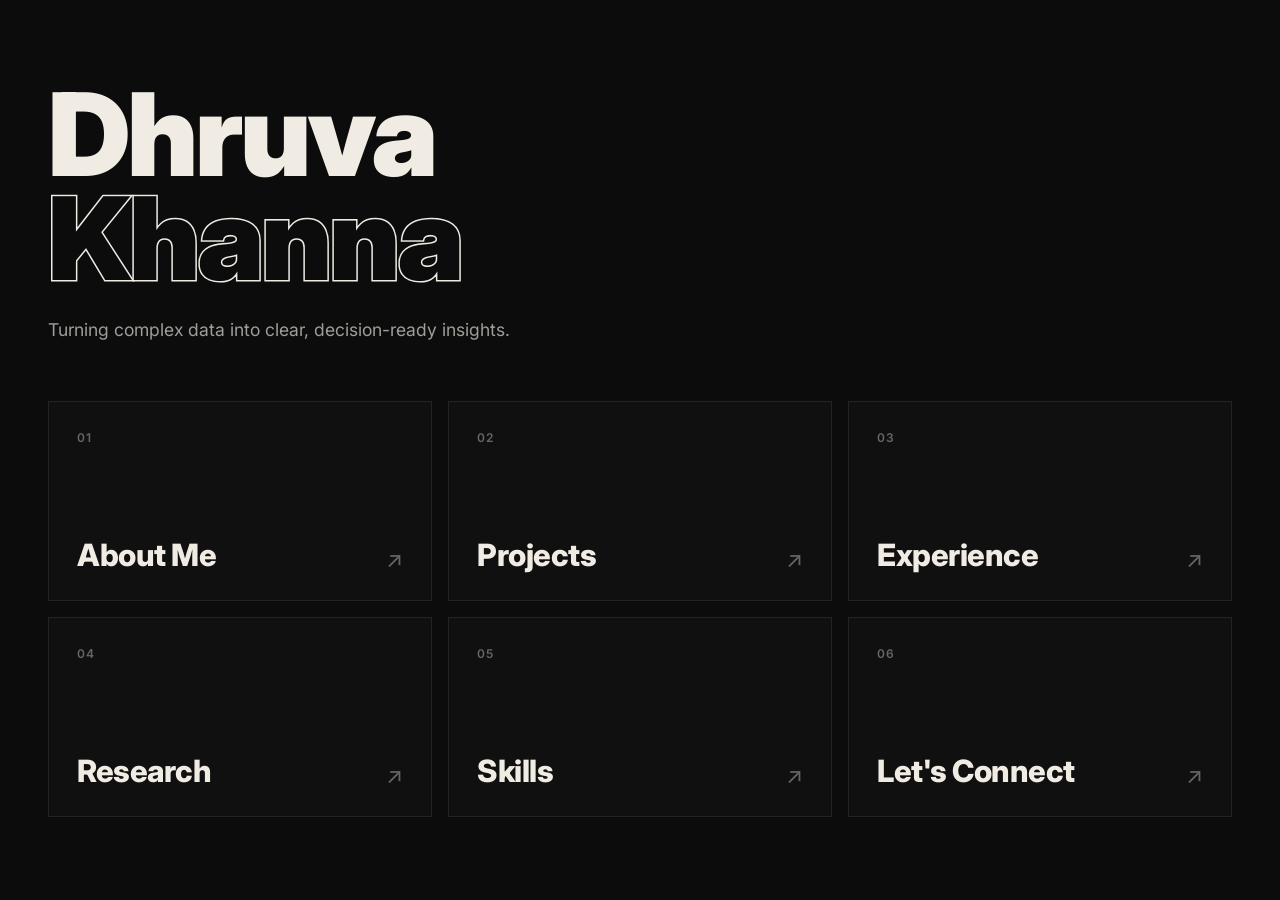
<file: index.html>
<!DOCTYPE html>
<html lang="en">
<head>
  <meta charset="UTF-8" />
  <meta name="viewport" content="width=device-width, initial-scale=1.0" />
  <title>Dhruva Khanna</title>
  <meta name="description" content="Dhruva Khanna, data analyst. A portfolio of SQL, Python, R and optimization projects, research and experience." />
  <meta property="og:type" content="website" />
  <meta property="og:title" content="Dhruva Khanna" />
  <meta property="og:description" content="Dhruva Khanna, data analyst. A portfolio of SQL, Python, R and optimization projects, research and experience." />
  <meta property="og:url" content="https://dhruvk1310-lang.github.io/dhruvs-portfolio/" />
  <meta property="og:image" content="https://dhruvk1310-lang.github.io/dhruvs-portfolio/og-image.png" />
  <meta name="twitter:card" content="summary_large_image" />
  <link rel="icon" href="favicon.svg" type="image/svg+xml" />
  <link href="https://fonts.googleapis.com/css2?family=Inter:wght@300;400;500;600;700;800;900&display=swap" rel="stylesheet" />
  <link rel="stylesheet" href="styles.css?v=5" />
  <script>document.documentElement.classList.add('js');</script>
</head>
<body>

  <div id="cursor" aria-hidden="true"></div>
  <div id="cursor-ring" aria-hidden="true"></div>

  <main class="home">
    <h1 class="home-name" aria-label="Dhruva Khanna">
      <span id="scramble" aria-hidden="true">Dhruva</span><br>
      <span class="line2" aria-hidden="true">Khanna</span>
    </h1>
    <p class="home-tagline">Turning complex data into clear, decision-ready insights.</p>

    <nav aria-label="Sections">
      <div class="tiles">
        <a class="tile reveal" href="about.html" target="_blank" rel="noopener" style="--accent: var(--c1)">
          <span class="tile-num">01</span>
          <span class="tile-bottom"><span class="tile-title">About Me</span><span class="tile-arrow" aria-hidden="true">↗</span></span>
          <span class="sr-only">(opens in a new tab)</span>
        </a>
        <a class="tile reveal" href="projects.html" target="_blank" rel="noopener" style="--accent: var(--c2)">
          <span class="tile-num">02</span>
          <span class="tile-bottom"><span class="tile-title">Projects</span><span class="tile-arrow" aria-hidden="true">↗</span></span>
          <span class="sr-only">(opens in a new tab)</span>
        </a>
        <a class="tile reveal" href="experience.html" target="_blank" rel="noopener" style="--accent: var(--c3)">
          <span class="tile-num">03</span>
          <span class="tile-bottom"><span class="tile-title">Experience</span><span class="tile-arrow" aria-hidden="true">↗</span></span>
          <span class="sr-only">(opens in a new tab)</span>
        </a>
        <a class="tile reveal" href="research.html" target="_blank" rel="noopener" style="--accent: var(--c4)">
          <span class="tile-num">04</span>
          <span class="tile-bottom"><span class="tile-title">Research</span><span class="tile-arrow" aria-hidden="true">↗</span></span>
          <span class="sr-only">(opens in a new tab)</span>
        </a>
        <a class="tile reveal" href="skills.html" target="_blank" rel="noopener" style="--accent: var(--c5)">
          <span class="tile-num">05</span>
          <span class="tile-bottom"><span class="tile-title">Skills</span><span class="tile-arrow" aria-hidden="true">↗</span></span>
          <span class="sr-only">(opens in a new tab)</span>
        </a>
        <a class="tile reveal" href="contact.html" target="_blank" rel="noopener" style="--accent: var(--c1)">
          <span class="tile-num">06</span>
          <span class="tile-bottom"><span class="tile-title">Let's Connect</span><span class="tile-arrow" aria-hidden="true">↗</span></span>
          <span class="sr-only">(opens in a new tab)</span>
        </a>
      </div>
    </nav>
  </main>

  <script src="script.js?v=5"></script>
</body>
</html>
</file>
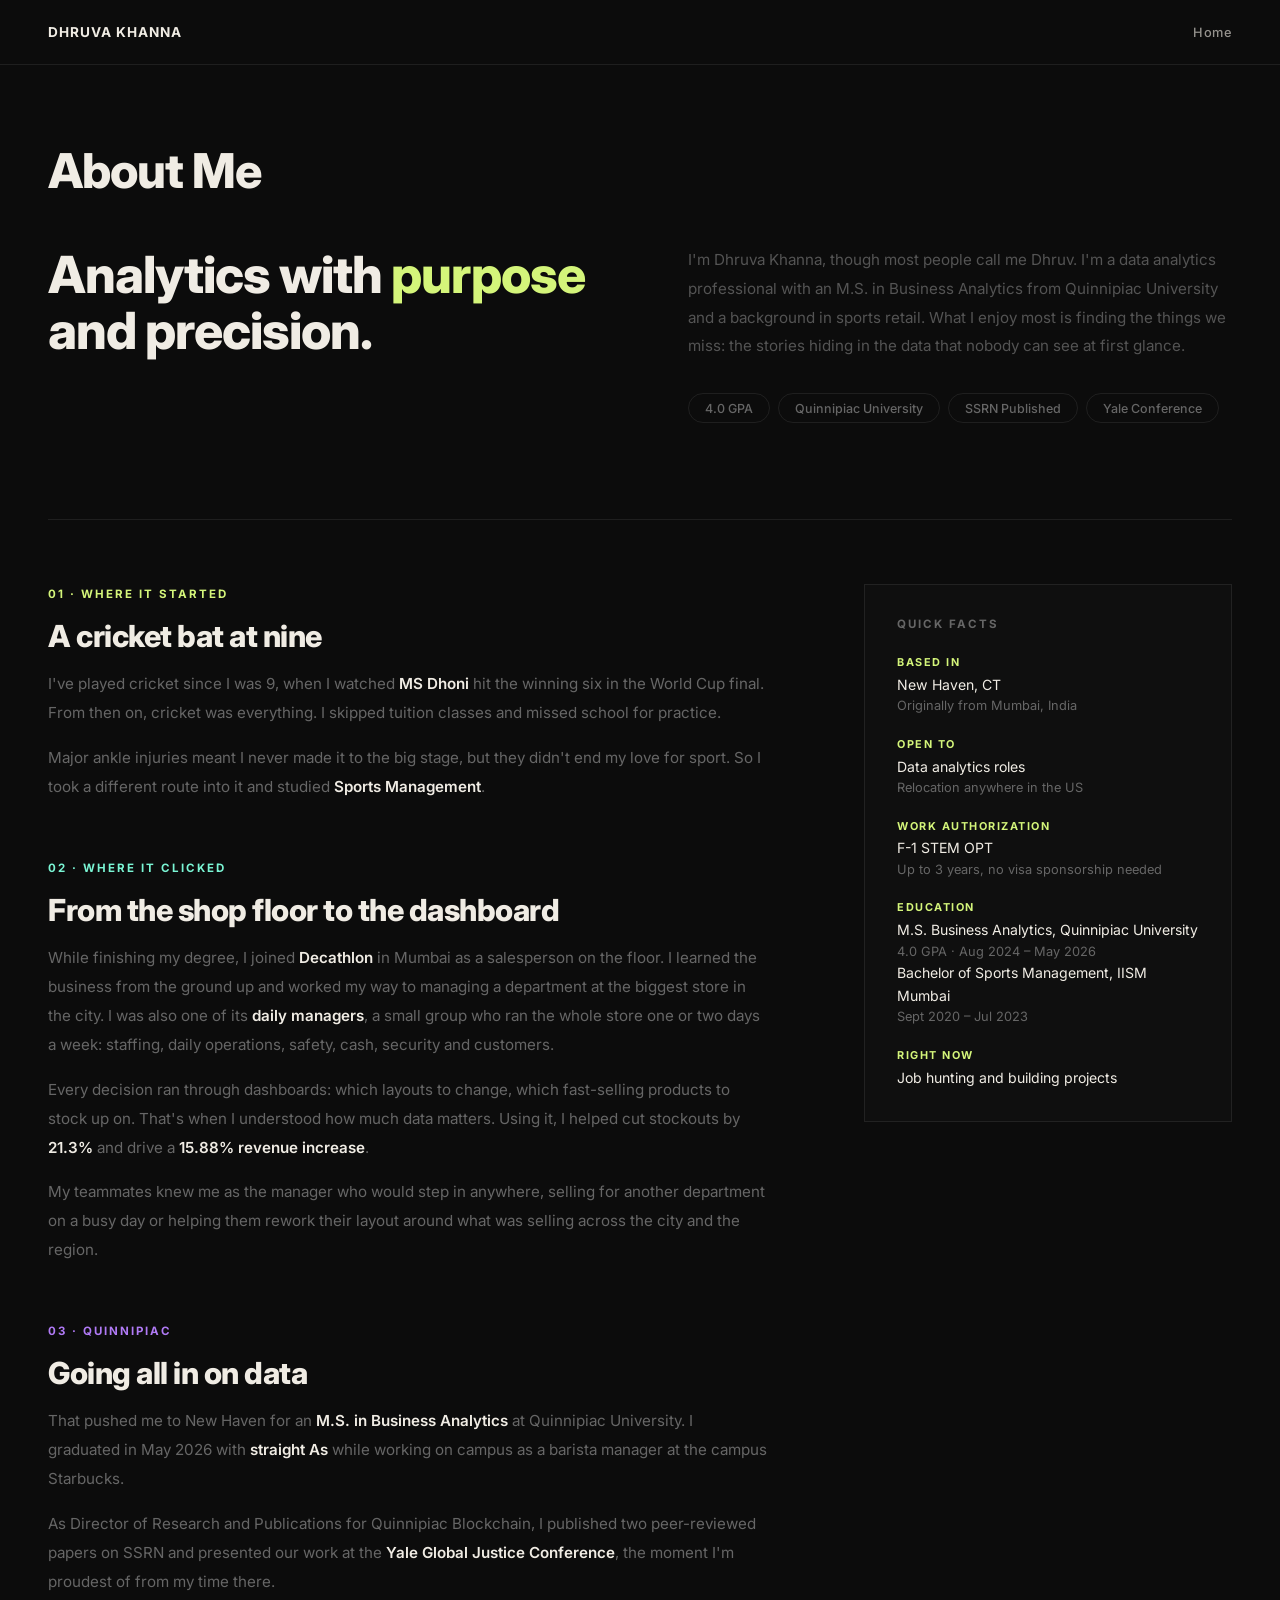
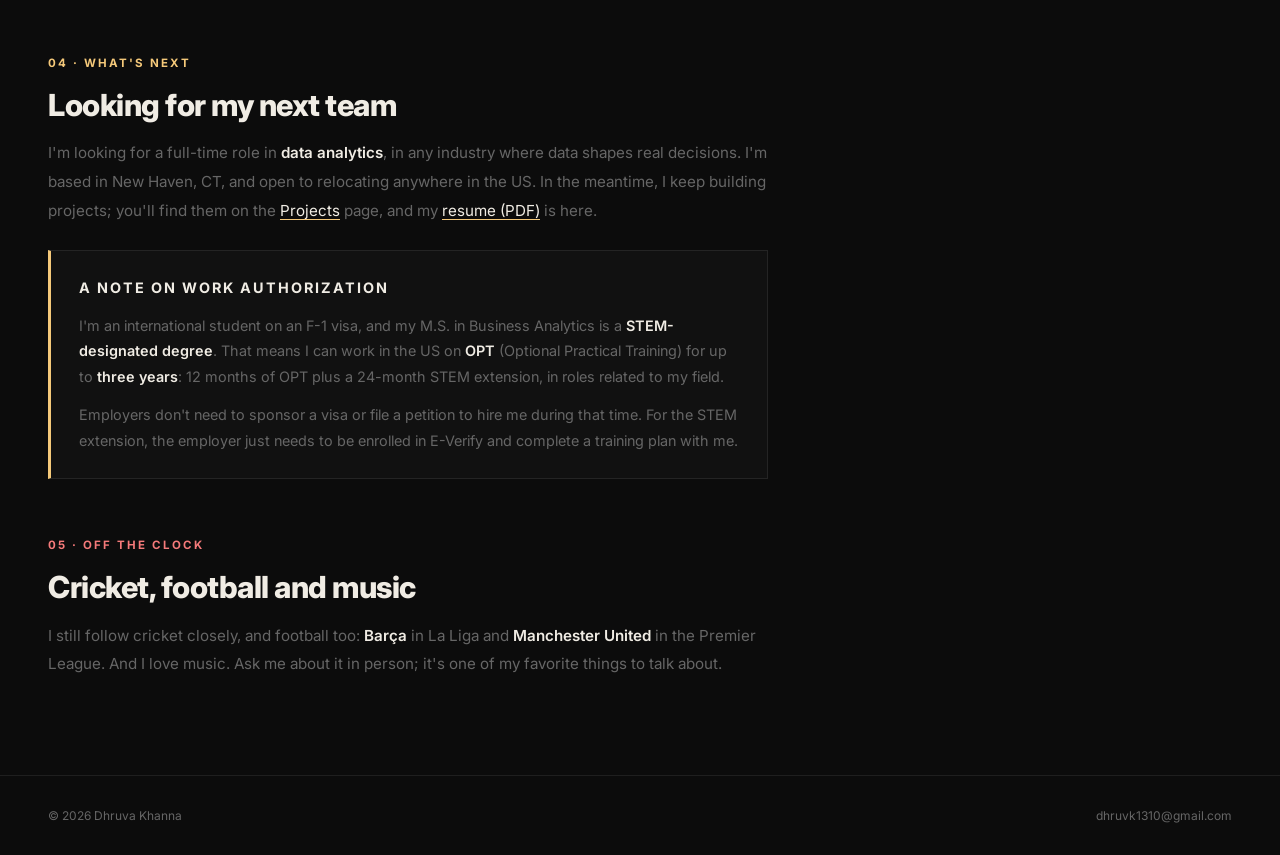
<file: about.html>
<!DOCTYPE html>
<html lang="en">
<head>
  <meta charset="UTF-8" />
  <meta name="viewport" content="width=device-width, initial-scale=1.0" />
  <title>About Me | Dhruva Khanna</title>
  <meta name="description" content="From cricket and sports retail to data analytics: Dhruva Khanna's story, education and work authorization." />
  <meta property="og:type" content="website" />
  <meta property="og:title" content="About Me | Dhruva Khanna" />
  <meta property="og:description" content="From cricket and sports retail to data analytics: Dhruva Khanna's story, education and work authorization." />
  <meta property="og:url" content="https://dhruvk1310-lang.github.io/dhruvs-portfolio/about.html" />
  <meta property="og:image" content="https://dhruvk1310-lang.github.io/dhruvs-portfolio/og-image.png" />
  <meta name="twitter:card" content="summary_large_image" />
  <link rel="icon" href="favicon.svg" type="image/svg+xml" />
  <link href="https://fonts.googleapis.com/css2?family=Inter:wght@300;400;500;600;700;800;900&display=swap" rel="stylesheet" />
  <link rel="stylesheet" href="styles.css?v=5" />
  <script>document.documentElement.classList.add('js');</script>
</head>
<body>

  <div id="cursor" aria-hidden="true"></div>
  <div id="cursor-ring" aria-hidden="true"></div>

  <header class="site-header">
    <a class="site-name" href="index.html">Dhruva Khanna</a>
    <nav class="site-nav" aria-label="Site"><a href="index.html">Home</a></nav>
  </header>

  <main class="page">
    <div class="page-head reveal">
      <h1 class="page-title">About Me</h1>
    </div>

    <section class="about">
      <div class="about-left reveal">
        <h2>Analytics with <em>purpose</em> and precision.</h2>
      </div>
      <div class="about-right reveal">
        <p class="about-intro">I'm Dhruva Khanna, though most people call me Dhruv. I'm a data analytics professional with an M.S. in Business Analytics from Quinnipiac University and a background in sports retail. What I enjoy most is finding the things we miss: the stories hiding in the data that nobody can see at first glance.</p>
        <ul class="about-chips" aria-label="Highlights">
          <li class="chip">4.0 GPA</li>
          <li class="chip">Quinnipiac University</li>
          <li class="chip">SSRN Published</li>
          <li class="chip">Yale Conference</li>
        </ul>
      </div>
    </section>

    <div class="about-body">
      <div class="story">
        <section class="reveal" style="--accent: var(--c1)">
          <p class="story-label">01 · Where it started</p>
          <h3>A cricket bat at nine</h3>
          <p>I've played cricket since I was 9, when I watched <strong>MS Dhoni</strong> hit the winning six in the World Cup final. From then on, cricket was everything. I skipped tuition classes and missed school for practice.</p>
          <p>Major ankle injuries meant I never made it to the big stage, but they didn't end my love for sport. So I took a different route into it and studied <strong>Sports Management</strong>.</p>
        </section>

        <section class="reveal" style="--accent: var(--c2)">
          <p class="story-label">02 · Where it clicked</p>
          <h3>From the shop floor to the dashboard</h3>
          <p>While finishing my degree, I joined <strong>Decathlon</strong> in Mumbai as a salesperson on the floor. I learned the business from the ground up and worked my way to managing a department at the biggest store in the city. I was also one of its <strong>daily managers</strong>, a small group who ran the whole store one or two days a week: staffing, daily operations, safety, cash, security and customers.</p>
          <p>Every decision ran through dashboards: which layouts to change, which fast-selling products to stock up on. That's when I understood how much data matters. Using it, I helped cut stockouts by <strong>21.3%</strong> and drive a <strong>15.88% revenue increase</strong>.</p>
          <p>My teammates knew me as the manager who would step in anywhere, selling for another department on a busy day or helping them rework their layout around what was selling across the city and the region.</p>
        </section>

        <section class="reveal" style="--accent: var(--c4)">
          <p class="story-label">03 · Quinnipiac</p>
          <h3>Going all in on data</h3>
          <p>That pushed me to New Haven for an <strong>M.S. in Business Analytics</strong> at Quinnipiac University. I graduated in May 2026 with <strong>straight As</strong> while working on campus as a barista manager at the campus Starbucks.</p>
          <p>As Director of Research and Publications for Quinnipiac Blockchain, I published two peer-reviewed papers on SSRN and presented our work at the <strong>Yale Global Justice Conference</strong>, the moment I'm proudest of from my time there.</p>
        </section>

        <section class="reveal" style="--accent: var(--c5)">
          <p class="story-label">04 · What's next</p>
          <h3>Looking for my next team</h3>
          <p>I'm looking for a full-time role in <strong>data analytics</strong>, in any industry where data shapes real decisions. I'm based in New Haven, CT, and open to relocating anywhere in the US. In the meantime, I keep building projects; you'll find them on the <a href="projects.html">Projects</a> page, and my <a href="Dhruva-Khanna-Resume.pdf" target="_blank" rel="noopener">resume (PDF)</a> is here.</p>
          <div class="note">
            <p class="note-title">A note on work authorization</p>
            <p>I'm an international student on an F-1 visa, and my M.S. in Business Analytics is a <strong>STEM-designated degree</strong>. That means I can work in the US on <strong>OPT</strong> (Optional Practical Training) for up to <strong>three years</strong>: 12 months of OPT plus a 24-month STEM extension, in roles related to my field.</p>
            <p>Employers don't need to sponsor a visa or file a petition to hire me during that time. For the STEM extension, the employer just needs to be enrolled in E-Verify and complete a training plan with me.</p>
          </div>
        </section>

        <section class="reveal" style="--accent: var(--c3)">
          <p class="story-label">05 · Off the clock</p>
          <h3>Cricket, football and music</h3>
          <p>I still follow cricket closely, and football too: <strong>Barça</strong> in La Liga and <strong>Manchester United</strong> in the Premier League. And I love music. Ask me about it in person; it's one of my favorite things to talk about.</p>
        </section>
      </div>

      <aside class="facts reveal" aria-labelledby="facts-title">
        <h2 id="facts-title">Quick facts</h2>
        <dl>
          <div>
            <dt>Based in</dt>
            <dd>New Haven, CT<span>Originally from Mumbai, India</span></dd>
          </div>
          <div>
            <dt>Open to</dt>
            <dd>Data analytics roles<span>Relocation anywhere in the US</span></dd>
          </div>
          <div>
            <dt>Work authorization</dt>
            <dd>F-1 STEM OPT<span>Up to 3 years, no visa sponsorship needed</span></dd>
          </div>
          <div>
            <dt>Education</dt>
            <dd>M.S. Business Analytics, Quinnipiac University<span>4.0 GPA · Aug 2024 – May 2026</span></dd>
            <dd>Bachelor of Sports Management, IISM Mumbai<span>Sept 2020 – Jul 2023</span></dd>
          </div>
          <div>
            <dt>Right now</dt>
            <dd>Job hunting and building projects</dd>
          </div>
        </dl>
      </aside>
    </div>
  </main>

  <footer>
    <span>© 2026 Dhruva Khanna</span>
    <span>dhruvk1310@gmail.com</span>
  </footer>

  <script src="script.js?v=5"></script>
</body>
</html>
</file>
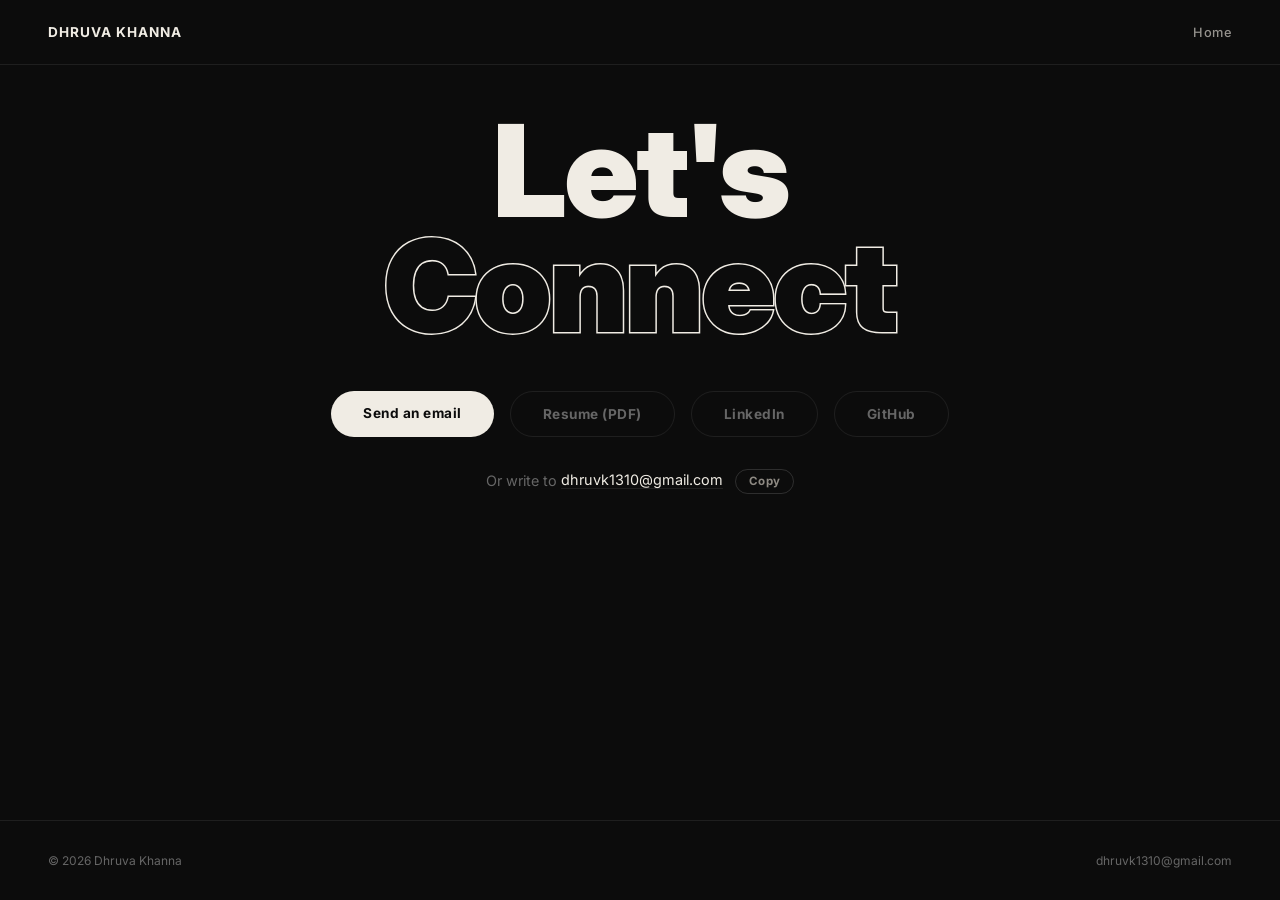
<file: contact.html>
<!DOCTYPE html>
<html lang="en">
<head>
  <meta charset="UTF-8" />
  <meta name="viewport" content="width=device-width, initial-scale=1.0" />
  <title>Let's Connect | Dhruva Khanna</title>
  <meta name="description" content="Get in touch with Dhruva Khanna: email, LinkedIn, GitHub and resume." />
  <meta property="og:type" content="website" />
  <meta property="og:title" content="Let's Connect | Dhruva Khanna" />
  <meta property="og:description" content="Get in touch with Dhruva Khanna: email, LinkedIn, GitHub and resume." />
  <meta property="og:url" content="https://dhruvk1310-lang.github.io/dhruvs-portfolio/contact.html" />
  <meta property="og:image" content="https://dhruvk1310-lang.github.io/dhruvs-portfolio/og-image.png" />
  <meta name="twitter:card" content="summary_large_image" />
  <link rel="icon" href="favicon.svg" type="image/svg+xml" />
  <link href="https://fonts.googleapis.com/css2?family=Inter:wght@300;400;500;600;700;800;900&display=swap" rel="stylesheet" />
  <link rel="stylesheet" href="styles.css?v=5" />
  <script>document.documentElement.classList.add('js');</script>
</head>
<body>

  <div id="cursor" aria-hidden="true"></div>
  <div id="cursor-ring" aria-hidden="true"></div>

  <header class="site-header">
    <a class="site-name" href="index.html">Dhruva Khanna</a>
    <nav class="site-nav" aria-label="Site"><a href="index.html">Home</a></nav>
  </header>

  <main class="page contact">
    <h1 class="reveal">Let's<br><span class="outline">Connect</span></h1>
    <div class="contact-links reveal">
      <a href="mailto:dhruvk1310@gmail.com" class="contact-btn contact-btn-fill">Send an email</a>
      <a href="Dhruva-Khanna-Resume.pdf" target="_blank" rel="noopener" class="contact-btn contact-btn-outline">Resume (PDF)<span class="sr-only"> (opens in a new tab)</span></a>
      <a href="https://www.linkedin.com/in/dhruvkhanna-" target="_blank" rel="noopener" class="contact-btn contact-btn-outline">LinkedIn<span class="sr-only"> (opens in a new tab)</span></a>
      <a href="https://github.com/dhruvk1310-lang" target="_blank" rel="noopener" class="contact-btn contact-btn-outline">GitHub<span class="sr-only"> (opens in a new tab)</span></a>
    </div>
    <p class="contact-email reveal">Or write to <a href="mailto:dhruvk1310@gmail.com">dhruvk1310@gmail.com</a> <button type="button" class="copy-btn" data-copy="dhruvk1310@gmail.com" data-done="Email copied">Copy</button></p>
    <p class="copy-fallback" hidden></p>
  </main>

  <footer>
    <span>© 2026 Dhruva Khanna</span>
    <span>dhruvk1310@gmail.com</span>
  </footer>

  <script src="script.js?v=5"></script>
</body>
</html>
</file>
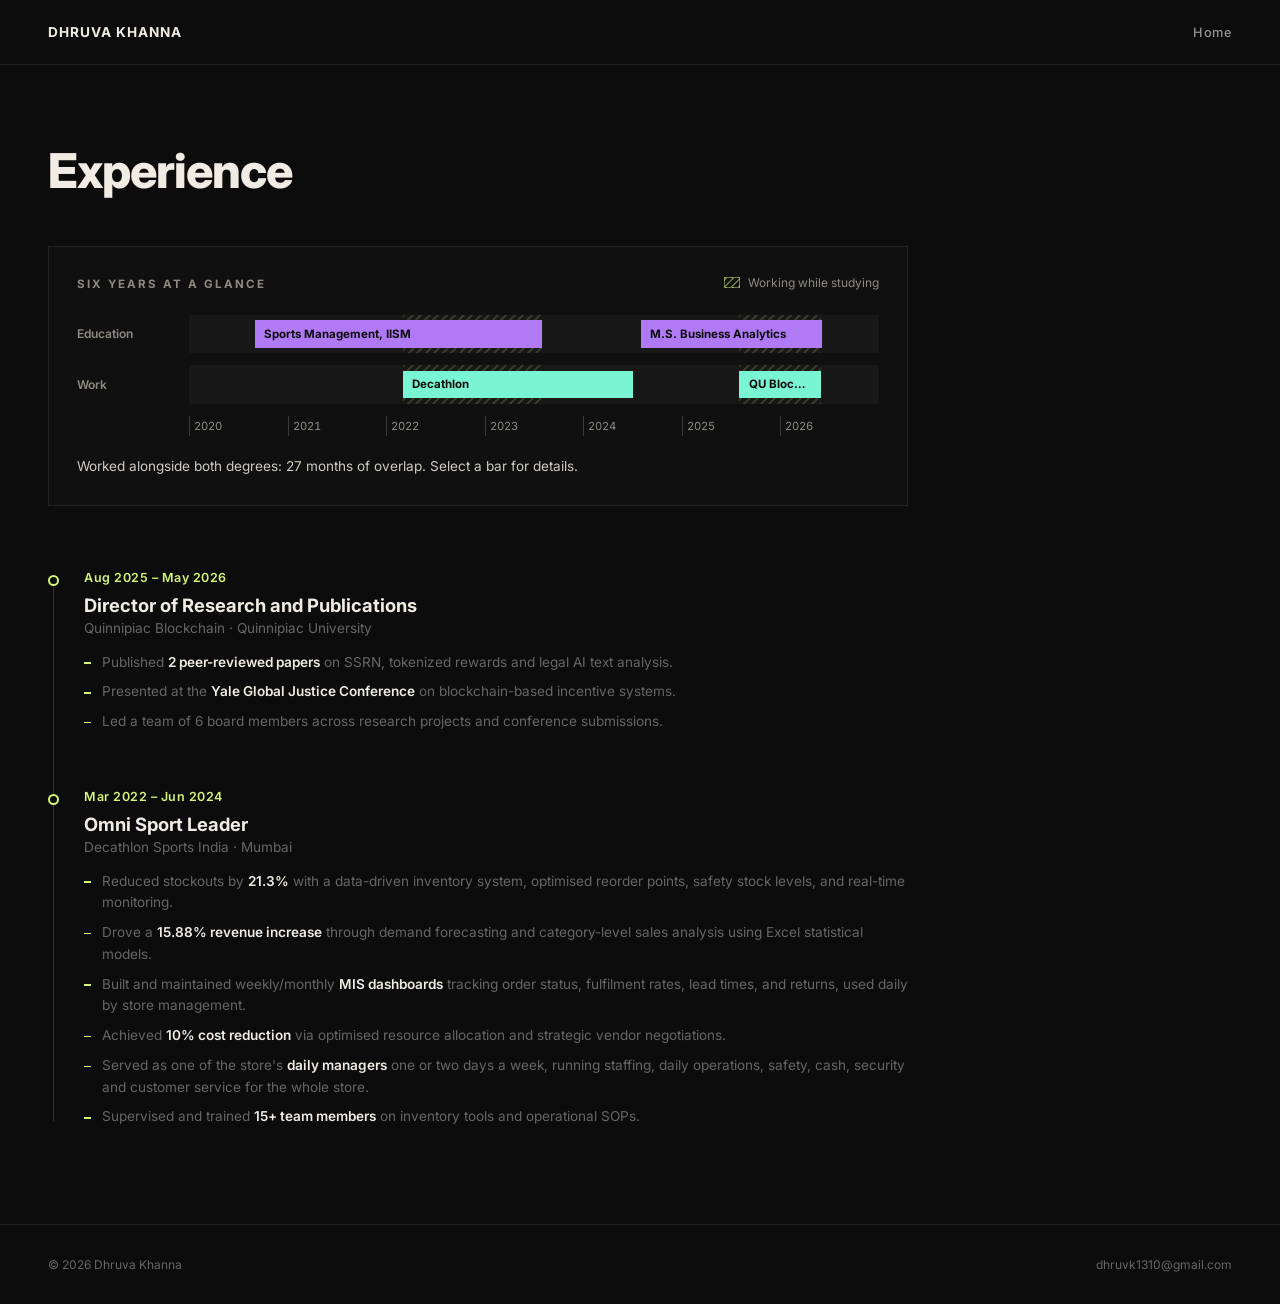
<file: experience.html>
<!DOCTYPE html>
<html lang="en">
<head>
  <meta charset="UTF-8" />
  <meta name="viewport" content="width=device-width, initial-scale=1.0" />
  <title>Experience | Dhruva Khanna</title>
  <meta name="description" content="Dhruva Khanna's experience: department and daily manager at Decathlon, and Director of Research and Publications at Quinnipiac Blockchain." />
  <meta property="og:type" content="website" />
  <meta property="og:title" content="Experience | Dhruva Khanna" />
  <meta property="og:description" content="Dhruva Khanna's experience: department and daily manager at Decathlon, and Director of Research and Publications at Quinnipiac Blockchain." />
  <meta property="og:url" content="https://dhruvk1310-lang.github.io/dhruvs-portfolio/experience.html" />
  <meta property="og:image" content="https://dhruvk1310-lang.github.io/dhruvs-portfolio/og-image.png" />
  <meta name="twitter:card" content="summary_large_image" />
  <link rel="icon" href="favicon.svg" type="image/svg+xml" />
  <link href="https://fonts.googleapis.com/css2?family=Inter:wght@300;400;500;600;700;800;900&display=swap" rel="stylesheet" />
  <link rel="stylesheet" href="styles.css?v=5" />
  <script>document.documentElement.classList.add('js');</script>
</head>
<body>

  <div id="cursor" aria-hidden="true"></div>
  <div id="cursor-ring" aria-hidden="true"></div>

  <header class="site-header">
    <a class="site-name" href="index.html">Dhruva Khanna</a>
    <nav class="site-nav" aria-label="Site"><a href="index.html">Home</a></nav>
  </header>

  <main class="page">
    <div class="page-head reveal">
      <h1 class="page-title">Experience</h1>
    </div>

    <section class="career-chart reveal" aria-labelledby="career-title">
      <div class="cc-head">
        <h2 class="cc-title" id="career-title">Six years at a glance</h2>
        <p class="cc-legend"><span class="cc-swatch" aria-hidden="true"></span>Working while studying</p>
      </div>
      <div class="cc-plot">
        <div class="cc-lane">
          <span class="cc-lane-label">Education</span>
          <div class="cc-track">
            <span class="cc-overlap" style="left: 30.95%; width: 20.24%" aria-hidden="true"></span>
            <span class="cc-overlap" style="left: 79.76%; width: 11.9%" aria-hidden="true"></span>
            <button type="button" class="cc-bar cc-edu" style="left: 9.52%; width: 41.67%" data-detail="Bachelor of Sports Management, IISM Mumbai · Sept 2020 – Jul 2023 · 2 yrs 11 mos"><span>Sports Management, IISM</span></button>
            <button type="button" class="cc-bar cc-edu" style="left: 65.48%; width: 26.19%" data-detail="M.S. Business Analytics, Quinnipiac University · Aug 2024 – May 2026 · 1 yr 10 mos, 4.0 GPA"><span>M.S. Business Analytics</span></button>
          </div>
        </div>
        <div class="cc-lane">
          <span class="cc-lane-label">Work</span>
          <div class="cc-track">
            <span class="cc-overlap" style="left: 30.95%; width: 20.24%" aria-hidden="true"></span>
            <span class="cc-overlap" style="left: 79.76%; width: 11.9%" aria-hidden="true"></span>
            <button type="button" class="cc-bar cc-work" style="left: 30.95%; width: 33.33%" data-target="exp-decathlon" data-detail="Omni Sport Leader, Decathlon Sports India · Mar 2022 – Jun 2024 · 2 yrs 4 mos"><span>Decathlon</span></button>
            <button type="button" class="cc-bar cc-work cc-narrow" style="left: 79.76%; width: 11.9%" data-target="exp-blockchain" data-detail="Director of Research and Publications, Quinnipiac Blockchain · Aug 2025 – May 2026 · 10 mos"><span>QU Blockchain</span></button>
          </div>
        </div>
        <div class="cc-axis" aria-hidden="true">
          <span style="left: 0%">2020</span><span style="left: 14.29%">2021</span><span style="left: 28.57%">2022</span><span style="left: 42.86%">2023</span><span style="left: 57.14%">2024</span><span style="left: 71.43%">2025</span><span style="left: 85.71%">2026</span>
        </div>
      </div>
      <p class="cc-detail" aria-live="polite" data-default="Worked alongside both degrees: 27 months of overlap. Select a bar for details.">Worked alongside both degrees: 27 months of overlap. Select a bar for details.</p>
    </section>

    <ol class="timeline">
      <li class="timeline-item reveal" id="exp-blockchain">
        <p class="timeline-date">Aug 2025 – May 2026</p>
        <h2>Director of Research and Publications</h2>
        <p class="company">Quinnipiac Blockchain · Quinnipiac University</p>
        <ul class="exp-points">
          <li>Published <strong>2 peer-reviewed papers</strong> on SSRN, tokenized rewards and legal AI text analysis.</li>
          <li>Presented at the <strong>Yale Global Justice Conference</strong> on blockchain-based incentive systems.</li>
          <li>Led a team of 6 board members across research projects and conference submissions.</li>
        </ul>
      </li>

      <li class="timeline-item reveal" id="exp-decathlon">
        <p class="timeline-date">Mar 2022 – Jun 2024</p>
        <h2>Omni Sport Leader</h2>
        <p class="company">Decathlon Sports India · Mumbai</p>
        <ul class="exp-points">
          <li>Reduced stockouts by <strong>21.3%</strong> with a data-driven inventory system, optimised reorder points, safety stock levels, and real-time monitoring.</li>
          <li>Drove a <strong>15.88% revenue increase</strong> through demand forecasting and category-level sales analysis using Excel statistical models.</li>
          <li>Built and maintained weekly/monthly <strong>MIS dashboards</strong> tracking order status, fulfilment rates, lead times, and returns, used daily by store management.</li>
          <li>Achieved <strong>10% cost reduction</strong> via optimised resource allocation and strategic vendor negotiations.</li>
          <li>Served as one of the store's <strong>daily managers</strong> one or two days a week, running staffing, daily operations, safety, cash, security and customer service for the whole store.</li>
          <li>Supervised and trained <strong>15+ team members</strong> on inventory tools and operational SOPs.</li>
        </ul>
      </li>
    </ol>
  </main>

  <footer>
    <span>© 2026 Dhruva Khanna</span>
    <span>dhruvk1310@gmail.com</span>
  </footer>

  <script src="script.js?v=5"></script>
</body>
</html>
</file>
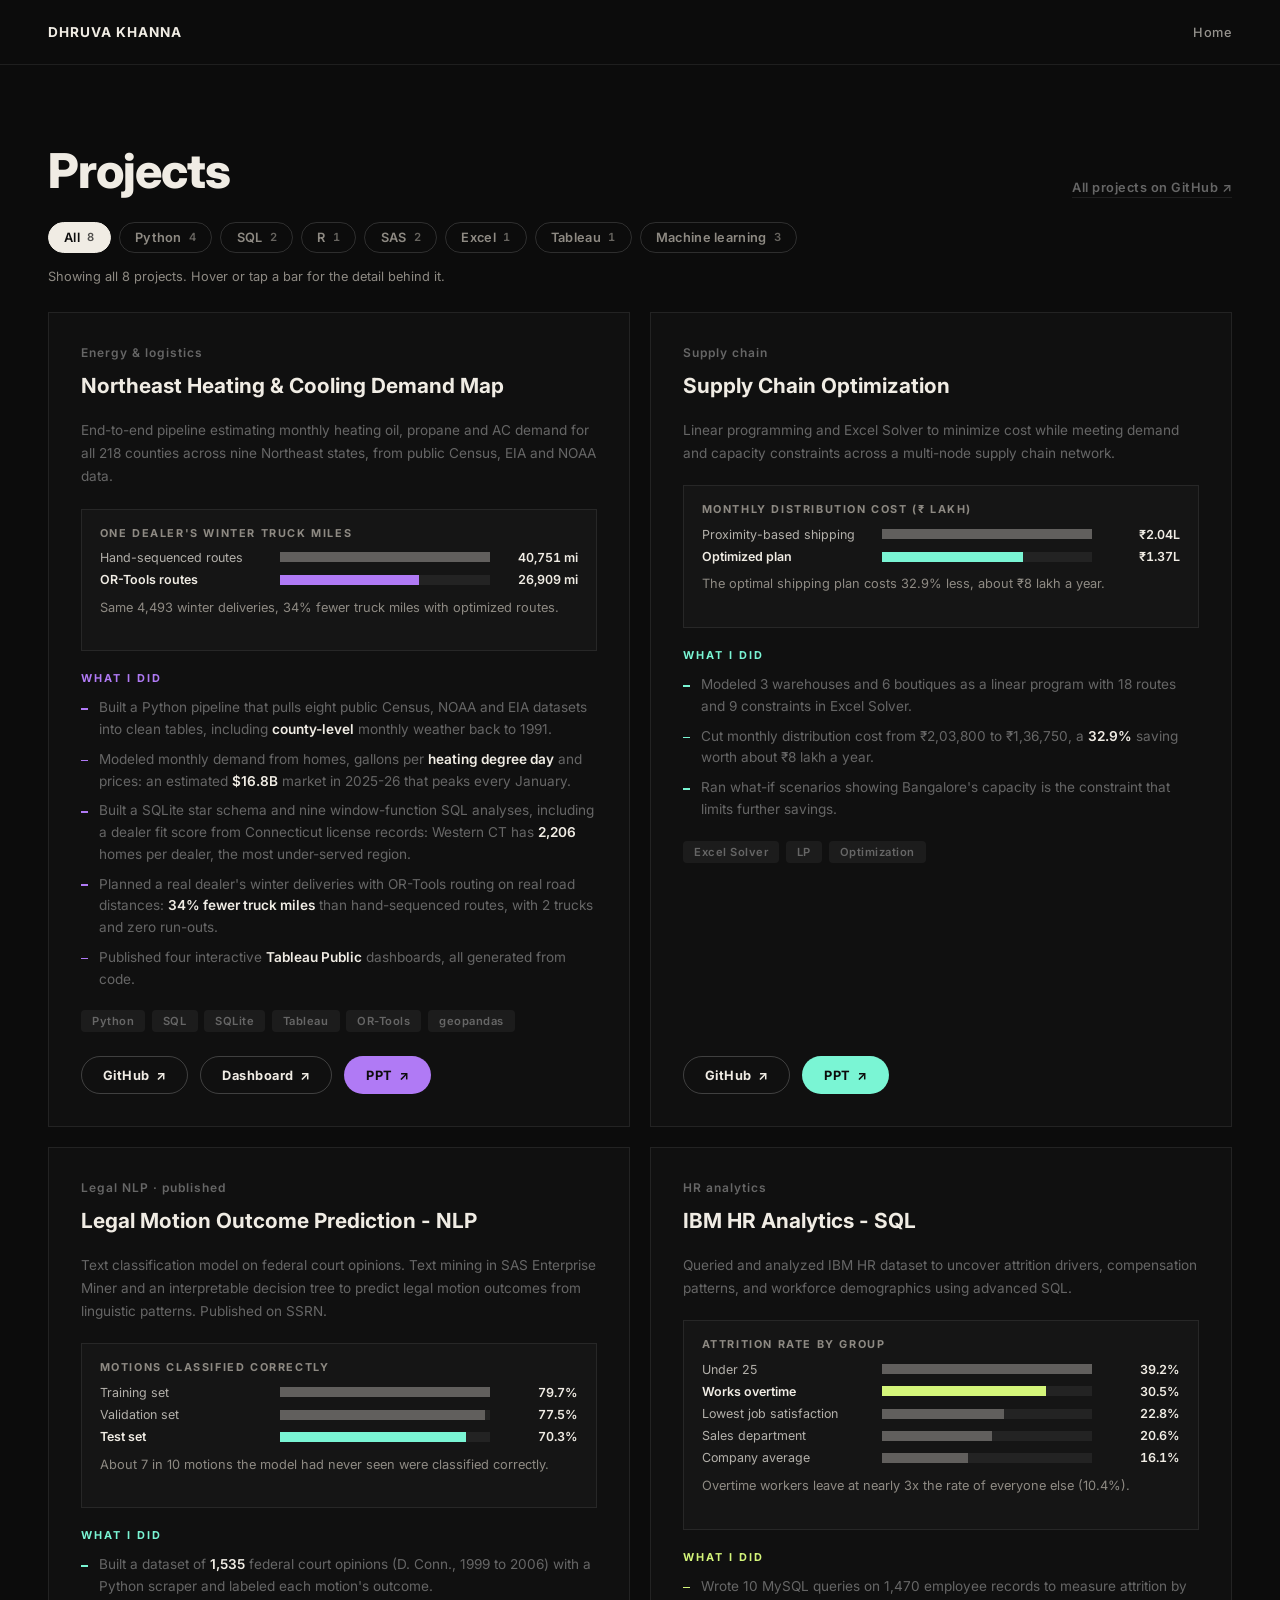
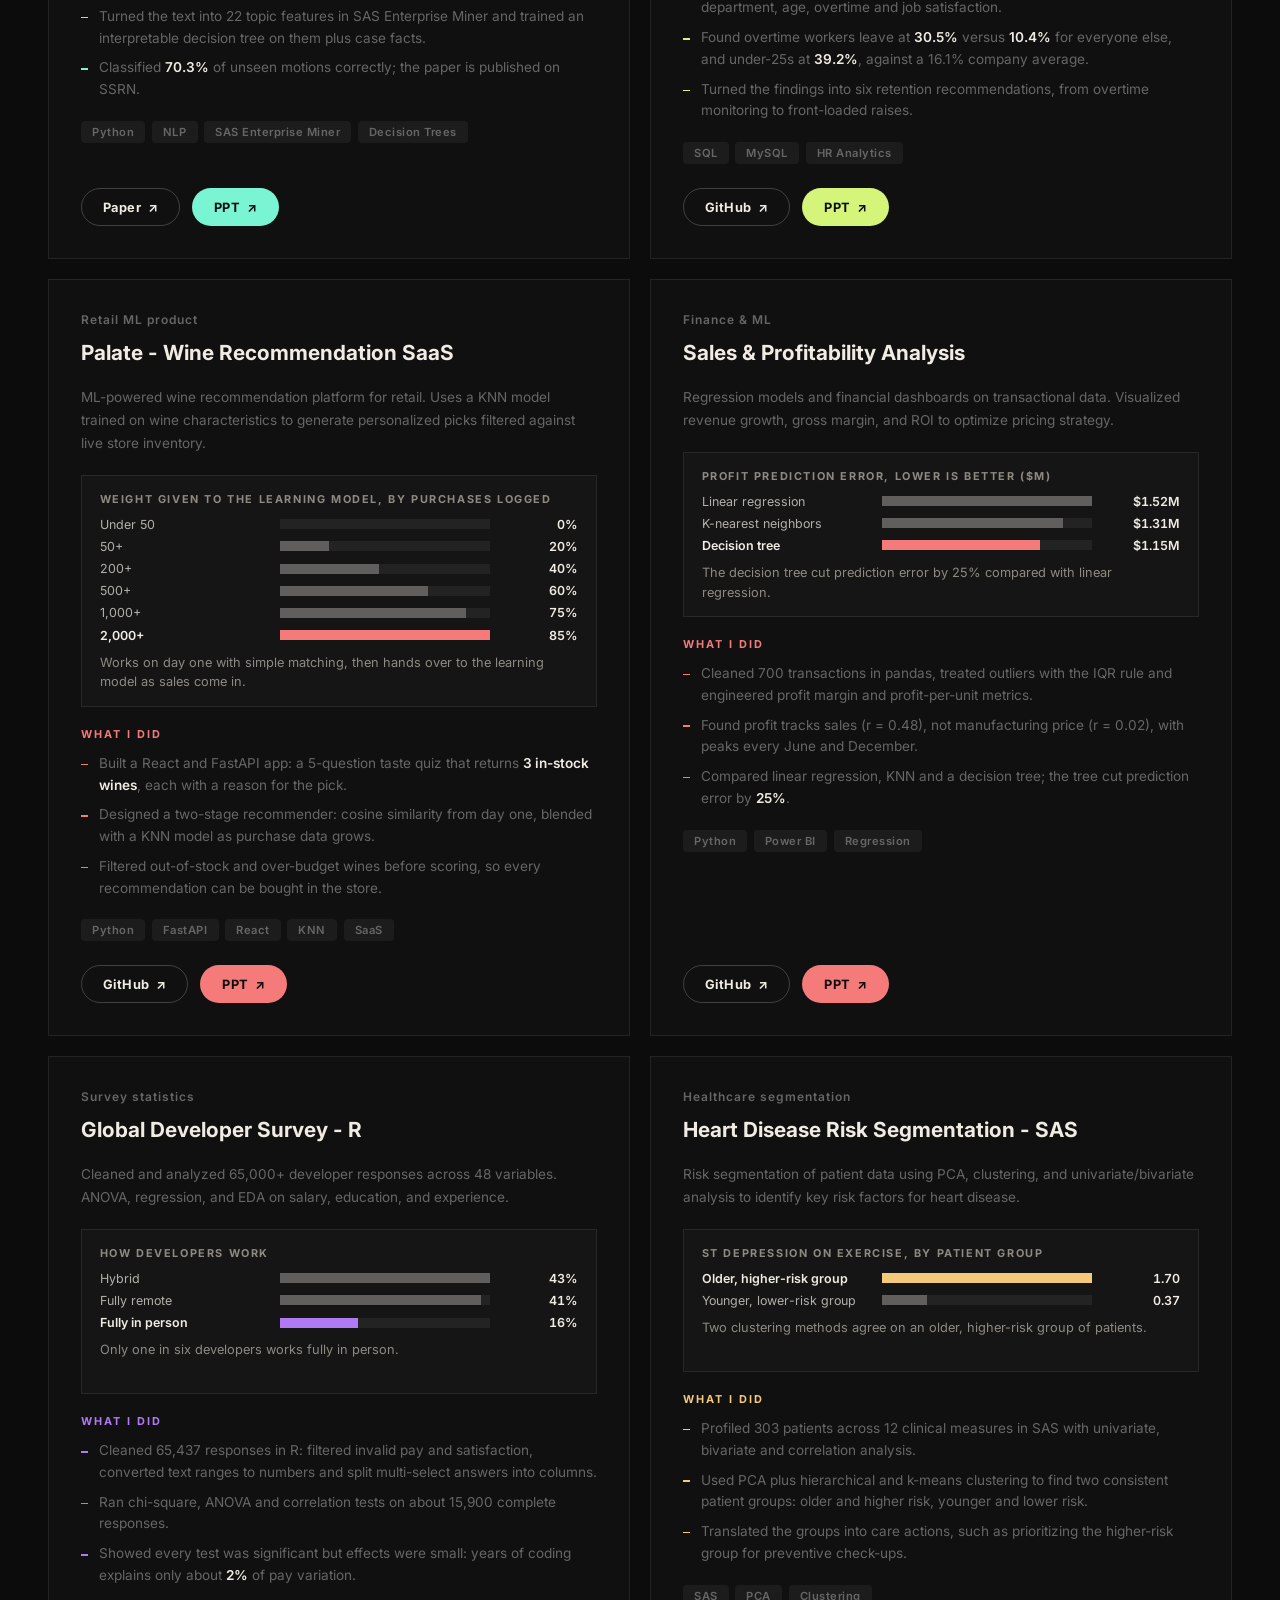
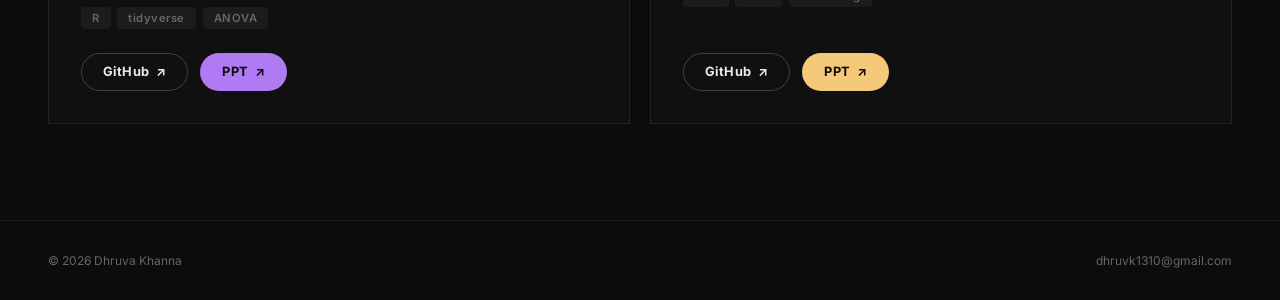
<file: projects.html>
<!DOCTYPE html>
<html lang="en">
<head>
  <meta charset="UTF-8" />
  <meta name="viewport" content="width=device-width, initial-scale=1.0" />
  <title>Projects | Dhruva Khanna</title>
  <meta name="description" content="Eight data analytics projects by Dhruva Khanna with code and slides: SQL, Python, R, SAS, optimization and an ML product." />
  <meta property="og:type" content="website" />
  <meta property="og:title" content="Projects | Dhruva Khanna" />
  <meta property="og:description" content="Eight data analytics projects by Dhruva Khanna with code and slides: SQL, Python, R, SAS, optimization and an ML product." />
  <meta property="og:url" content="https://dhruvk1310-lang.github.io/dhruvs-portfolio/projects.html" />
  <meta property="og:image" content="https://dhruvk1310-lang.github.io/dhruvs-portfolio/og-image.png" />
  <meta name="twitter:card" content="summary_large_image" />
  <link rel="icon" href="favicon.svg" type="image/svg+xml" />
  <link href="https://fonts.googleapis.com/css2?family=Inter:wght@300;400;500;600;700;800;900&display=swap" rel="stylesheet" />
  <link rel="stylesheet" href="styles.css?v=5" />
  <script>document.documentElement.classList.add('js');</script>
</head>
<body>

  <div id="cursor" aria-hidden="true"></div>
  <div id="cursor-ring" aria-hidden="true"></div>

  <header class="site-header">
    <a class="site-name" href="index.html">Dhruva Khanna</a>
    <nav class="site-nav" aria-label="Site"><a href="index.html">Home</a></nav>
  </header>

  <main class="page">
    <div class="page-head reveal">
      <h1 class="page-title">Projects</h1>
      <a class="text-link" href="https://github.com/dhruvk1310-lang/data-analytics-portfolio" target="_blank" rel="noopener">All projects on GitHub ↗<span class="sr-only"> (opens in a new tab)</span></a>
    </div>

    <div class="filter-bar reveal" role="group" aria-label="Filter projects by tool">
      <button type="button" class="chip-btn" data-filter="all" aria-pressed="true">All <span class="chip-count">8</span></button>
      <button type="button" class="chip-btn" data-filter="python" aria-pressed="false">Python <span class="chip-count">4</span></button>
      <button type="button" class="chip-btn" data-filter="sql" aria-pressed="false">SQL <span class="chip-count">2</span></button>
      <button type="button" class="chip-btn" data-filter="r" aria-pressed="false">R <span class="chip-count">1</span></button>
      <button type="button" class="chip-btn" data-filter="sas" aria-pressed="false">SAS <span class="chip-count">2</span></button>
      <button type="button" class="chip-btn" data-filter="excel" aria-pressed="false">Excel <span class="chip-count">1</span></button>
      <button type="button" class="chip-btn" data-filter="tableau" aria-pressed="false">Tableau <span class="chip-count">1</span></button>
      <button type="button" class="chip-btn" data-filter="ml" aria-pressed="false">Machine learning <span class="chip-count">3</span></button>
    </div>
    <p class="filter-status" id="filter-status" aria-live="polite">Showing all 8 projects. Hover or tap a bar for the detail behind it.</p>

    <!-- "What I did" bullets were written from the reports in the data-analytics-portfolio and palate-wine-recommender repos, using the corrected figures from the project decks. Review them before relying on them. -->
    <div class="project-grid">

      <article class="project-card reveal" id="northeast-heating" data-tools="python sql tableau" style="--accent: var(--c4)">
        <span class="project-num">Energy &amp; logistics</span>
        <h2>Northeast Heating &amp; Cooling Demand Map</h2>
        <p class="project-desc">End-to-end pipeline estimating monthly heating oil, propane and AC demand for all 218 counties across nine Northeast states, from public Census, EIA and NOAA data.</p>
        <figure class="result-chart">
          <figcaption class="rc-title">One dealer's winter truck miles</figcaption>
          <div class="rc-rows">
            <div class="rc-row" data-note="Hand-sequenced routes: Routed zone by zone, the way dispatchers do it by hand">
              <span class="rc-label">Hand-sequenced routes</span>
              <span class="rc-track" aria-hidden="true"><span class="rc-bar" style="width: 100.0%"></span></span>
              <span class="rc-value">40,751 mi</span><span class="sr-only">. Routed zone by zone, the way dispatchers do it by hand</span>
            </div>
            <div class="rc-row is-hl" data-note="OR-Tools routes: Optimized on real road distances: 2 trucks, zero run-outs">
              <span class="rc-label">OR-Tools routes</span>
              <span class="rc-track" aria-hidden="true"><span class="rc-bar" style="width: 66.03%"></span></span>
              <span class="rc-value">26,909 mi</span><span class="sr-only">. Optimized on real road distances: 2 trucks, zero run-outs</span>
            </div>
          </div>
          <p class="rc-note" data-default="Same 4,493 winter deliveries, 34% fewer truck miles with optimized routes." aria-hidden="true">Same 4,493 winter deliveries, 34% fewer truck miles with optimized routes.</p>
        </figure>
        <div>
          <h3 class="project-did-label">What I did</h3>
          <ul class="project-did">
            <li>Built a Python pipeline that pulls eight public Census, NOAA and EIA datasets into clean tables, including <strong>county-level</strong> monthly weather back to 1991.</li>
            <li>Modeled monthly demand from homes, gallons per <strong>heating degree day</strong> and prices: an estimated <strong>$16.8B</strong> market in 2025-26 that peaks every January.</li>
            <li>Built a SQLite star schema and nine window-function SQL analyses, including a dealer fit score from Connecticut license records: Western CT has <strong>2,206</strong> homes per dealer, the most under-served region.</li>
            <li>Planned a real dealer's winter deliveries with OR-Tools routing on real road distances: <strong>34% fewer truck miles</strong> than hand-sequenced routes, with 2 trucks and zero run-outs.</li>
            <li>Published four interactive <strong>Tableau Public</strong> dashboards, all generated from code.</li>
          </ul>
        </div>
        <ul class="project-tags" aria-label="Tools">
          <li class="ptag">Python</li><li class="ptag">SQL</li><li class="ptag">SQLite</li><li class="ptag">Tableau</li><li class="ptag">OR-Tools</li><li class="ptag">geopandas</li>
        </ul>
        <div class="project-actions">
          <a class="btn btn-outline" href="https://github.com/dhruvk1310-lang/northeast-heating-demand-map" target="_blank" rel="noopener">GitHub <span aria-hidden="true">↗</span><span class="sr-only">: Northeast Heating and Cooling Demand Map code (opens in a new tab)</span></a>
          <a class="btn btn-outline" href="https://public.tableau.com/views/northeast_thermal_year/TheThermalYear" target="_blank" rel="noopener">Dashboard <span aria-hidden="true">↗</span><span class="sr-only">: Northeast Heating and Cooling Demand Map on Tableau Public (opens in a new tab)</span></a>
          <a class="btn btn-fill" href="decks/Dhruv-Khanna-Northeast-Heating-Demand-Map.pdf" target="_blank" rel="noopener">PPT <span aria-hidden="true">↗</span><span class="sr-only">: Northeast Heating and Cooling Demand Map slides, PDF (opens in a new tab)</span></a>
        </div>
      </article>

      <article class="project-card reveal" id="supply-chain" data-tools="excel" style="--accent: var(--c2)">
        <span class="project-num">Supply chain</span>
        <h2>Supply Chain Optimization</h2>
        <p class="project-desc">Linear programming and Excel Solver to minimize cost while meeting demand and capacity constraints across a multi-node supply chain network.</p>
        <figure class="result-chart">
          <figcaption class="rc-title">Monthly distribution cost (₹ lakh)</figcaption>
          <div class="rc-rows">
            <div class="rc-row" data-note="Proximity-based shipping: ₹2,03,800 a month, 8 routes">
              <span class="rc-label">Proximity-based shipping</span>
              <span class="rc-track" aria-hidden="true"><span class="rc-bar" style="width: 100.0%"></span></span>
              <span class="rc-value">₹2.04L</span><span class="sr-only">. ₹2,03,800 a month, 8 routes</span>
            </div>
            <div class="rc-row is-hl" data-note="Optimized plan: ₹1,36,750 a month, 7 routes, every boutique fully served">
              <span class="rc-label">Optimized plan</span>
              <span class="rc-track" aria-hidden="true"><span class="rc-bar" style="width: 67.1%"></span></span>
              <span class="rc-value">₹1.37L</span><span class="sr-only">. ₹1,36,750 a month, 7 routes, every boutique fully served</span>
            </div>
          </div>
          <p class="rc-note" data-default="The optimal shipping plan costs 32.9% less, about ₹8 lakh a year." aria-hidden="true">The optimal shipping plan costs 32.9% less, about ₹8 lakh a year.</p>
        </figure>
        <div>
          <h3 class="project-did-label">What I did</h3>
          <ul class="project-did">
            <li>Modeled 3 warehouses and 6 boutiques as a linear program with 18 routes and 9 constraints in Excel Solver.</li>
            <li>Cut monthly distribution cost from ₹2,03,800 to ₹1,36,750, a <strong>32.9%</strong> saving worth about ₹8 lakh a year.</li>
            <li>Ran what-if scenarios showing Bangalore's capacity is the constraint that limits further savings.</li>
          </ul>
        </div>
        <ul class="project-tags" aria-label="Tools">
          <li class="ptag">Excel Solver</li><li class="ptag">LP</li><li class="ptag">Optimization</li>
        </ul>
        <div class="project-actions">
          <a class="btn btn-outline" href="https://github.com/dhruvk1310-lang/data-analytics-portfolio/tree/main/Supply-Chain-Optimization" target="_blank" rel="noopener">GitHub <span aria-hidden="true">↗</span><span class="sr-only">: Supply Chain Optimization files (opens in a new tab)</span></a>
          <a class="btn btn-fill" href="decks/Dhruv-Khanna-Supply-Chain-Optimization.pdf" target="_blank" rel="noopener">PPT <span aria-hidden="true">↗</span><span class="sr-only">: Supply Chain Optimization slides, PDF (opens in a new tab)</span></a>
        </div>
      </article>

      <article class="project-card reveal" id="legal-nlp" data-tools="python sas ml" style="--accent: var(--c2)">
        <span class="project-num">Legal NLP · published</span>
        <h2>Legal Motion Outcome Prediction - NLP</h2>
        <p class="project-desc">Text classification model on federal court opinions. Text mining in SAS Enterprise Miner and an interpretable decision tree to predict legal motion outcomes from linguistic patterns. Published on SSRN.</p>
        <figure class="result-chart">
          <figcaption class="rc-title">Motions classified correctly</figcaption>
          <div class="rc-rows">
            <div class="rc-row" data-note="Training set: The cases the tree learned from (80% of the data)">
              <span class="rc-label">Training set</span>
              <span class="rc-track" aria-hidden="true"><span class="rc-bar" style="width: 100.0%"></span></span>
              <span class="rc-value">79.7%</span><span class="sr-only">. The cases the tree learned from (80% of the data)</span>
            </div>
            <div class="rc-row" data-note="Validation set: Held back to tune the tree (5% of the data)">
              <span class="rc-label">Validation set</span>
              <span class="rc-track" aria-hidden="true"><span class="rc-bar" style="width: 97.24%"></span></span>
              <span class="rc-value">77.5%</span><span class="sr-only">. Held back to tune the tree (5% of the data)</span>
            </div>
            <div class="rc-row is-hl" data-note="Test set: Cases the model never saw (15% of the data)">
              <span class="rc-label">Test set</span>
              <span class="rc-track" aria-hidden="true"><span class="rc-bar" style="width: 88.21%"></span></span>
              <span class="rc-value">70.3%</span><span class="sr-only">. Cases the model never saw (15% of the data)</span>
            </div>
          </div>
          <p class="rc-note" data-default="About 7 in 10 motions the model had never seen were classified correctly." aria-hidden="true">About 7 in 10 motions the model had never seen were classified correctly.</p>
        </figure>
        <div>
          <h3 class="project-did-label">What I did</h3>
          <!-- TODO: these bullets come from the co-authored paper (with Amanda Herbert and Emmanuel Chigowe), not from a repo. Adjust them to describe your own part of the work. -->
          <ul class="project-did">
            <li>Built a dataset of <strong>1,535</strong> federal court opinions (D. Conn., 1999 to 2006) with a Python scraper and labeled each motion's outcome.</li>
            <li>Turned the text into 22 topic features in SAS Enterprise Miner and trained an interpretable decision tree on them plus case facts.</li>
            <li>Classified <strong>70.3%</strong> of unseen motions correctly; the paper is published on SSRN.</li>
          </ul>
        </div>
        <ul class="project-tags" aria-label="Tools">
          <li class="ptag">Python</li><li class="ptag">NLP</li><li class="ptag">SAS Enterprise Miner</li><li class="ptag">Decision Trees</li>
        </ul>
        <div class="project-actions">
          <a class="btn btn-outline" href="https://ssrn.com/abstract=5664310" target="_blank" rel="noopener">Paper <span aria-hidden="true">↗</span><span class="sr-only">: Legal Motion Outcome Prediction paper on SSRN (opens in a new tab)</span></a>
          <a class="btn btn-fill" href="decks/Dhruv-Khanna-Legal-Motion-Prediction.pdf" target="_blank" rel="noopener">PPT <span aria-hidden="true">↗</span><span class="sr-only">: Legal Motion Outcome Prediction slides, PDF (opens in a new tab)</span></a>
        </div>
      </article>

      <article class="project-card reveal" id="ibm-hr" data-tools="sql" style="--accent: var(--c1)">
        <span class="project-num">HR analytics</span>
        <h2>IBM HR Analytics - SQL</h2>
        <p class="project-desc">Queried and analyzed IBM HR dataset to uncover attrition drivers, compensation patterns, and workforce demographics using advanced SQL.</p>
        <figure class="result-chart">
          <figcaption class="rc-title">Attrition rate by group</figcaption>
          <div class="rc-rows">
            <div class="rc-row" data-note="Under 25: 38 of 97 employees left">
              <span class="rc-label">Under 25</span>
              <span class="rc-track" aria-hidden="true"><span class="rc-bar" style="width: 100.0%"></span></span>
              <span class="rc-value">39.2%</span><span class="sr-only">. 38 of 97 employees left</span>
            </div>
            <div class="rc-row is-hl" data-note="Works overtime: 127 of 416 employees left">
              <span class="rc-label">Works overtime</span>
              <span class="rc-track" aria-hidden="true"><span class="rc-bar" style="width: 77.81%"></span></span>
              <span class="rc-value">30.5%</span><span class="sr-only">. 127 of 416 employees left</span>
            </div>
            <div class="rc-row" data-note="Lowest job satisfaction: 66 of 289 employees left">
              <span class="rc-label">Lowest job satisfaction</span>
              <span class="rc-track" aria-hidden="true"><span class="rc-bar" style="width: 58.16%"></span></span>
              <span class="rc-value">22.8%</span><span class="sr-only">. 66 of 289 employees left</span>
            </div>
            <div class="rc-row" data-note="Sales department: 92 of 446 employees left">
              <span class="rc-label">Sales department</span>
              <span class="rc-track" aria-hidden="true"><span class="rc-bar" style="width: 52.55%"></span></span>
              <span class="rc-value">20.6%</span><span class="sr-only">. 92 of 446 employees left</span>
            </div>
            <div class="rc-row" data-note="Company average: 237 of 1,470 employees left">
              <span class="rc-label">Company average</span>
              <span class="rc-track" aria-hidden="true"><span class="rc-bar" style="width: 41.07%"></span></span>
              <span class="rc-value">16.1%</span><span class="sr-only">. 237 of 1,470 employees left</span>
            </div>
          </div>
          <p class="rc-note" data-default="Overtime workers leave at nearly 3x the rate of everyone else (10.4%)." aria-hidden="true">Overtime workers leave at nearly 3x the rate of everyone else (10.4%).</p>
        </figure>
        <div>
          <h3 class="project-did-label">What I did</h3>
          <ul class="project-did">
            <li>Wrote 10 MySQL queries on 1,470 employee records to measure attrition by department, age, overtime and job satisfaction.</li>
            <li>Found overtime workers leave at <strong>30.5%</strong> versus <strong>10.4%</strong> for everyone else, and under-25s at <strong>39.2%</strong>, against a 16.1% company average.</li>
            <li>Turned the findings into six retention recommendations, from overtime monitoring to front-loaded raises.</li>
          </ul>
        </div>
        <ul class="project-tags" aria-label="Tools">
          <li class="ptag">SQL</li><li class="ptag">MySQL</li><li class="ptag">HR Analytics</li>
        </ul>
        <div class="project-actions">
          <a class="btn btn-outline" href="https://github.com/dhruvk1310-lang/data-analytics-portfolio/tree/main/SQL" target="_blank" rel="noopener">GitHub <span aria-hidden="true">↗</span><span class="sr-only">: IBM HR Analytics code (opens in a new tab)</span></a>
          <a class="btn btn-fill" href="decks/Dhruv-Khanna-IBM-HR-Attrition.pdf" target="_blank" rel="noopener">PPT <span aria-hidden="true">↗</span><span class="sr-only">: IBM HR Analytics slides, PDF (opens in a new tab)</span></a>
        </div>
      </article>

      <article class="project-card reveal" id="palate" data-tools="python ml" style="--accent: var(--c3)">
        <span class="project-num">Retail ML product</span>
        <h2>Palate - Wine Recommendation SaaS</h2>
        <p class="project-desc">ML-powered wine recommendation platform for retail. Uses a KNN model trained on wine characteristics to generate personalized picks filtered against live store inventory.</p>
        <figure class="result-chart">
          <figcaption class="rc-title">Weight given to the learning model, by purchases logged</figcaption>
          <div class="rc-rows">
            <div class="rc-row" data-note="Under 50: Cosine similarity does all the scoring">
              <span class="rc-label">Under 50</span>
              <span class="rc-track" aria-hidden="true"><span class="rc-bar" style="width: 0.0%"></span></span>
              <span class="rc-value">0%</span><span class="sr-only">. Cosine similarity does all the scoring</span>
            </div>
            <div class="rc-row" data-note="50+: KNN starts contributing">
              <span class="rc-label">50+</span>
              <span class="rc-track" aria-hidden="true"><span class="rc-bar" style="width: 23.53%"></span></span>
              <span class="rc-value">20%</span><span class="sr-only">. KNN starts contributing</span>
            </div>
            <div class="rc-row" data-note="200+: KNN weight rises as purchase data grows">
              <span class="rc-label">200+</span>
              <span class="rc-track" aria-hidden="true"><span class="rc-bar" style="width: 47.06%"></span></span>
              <span class="rc-value">40%</span><span class="sr-only">. KNN weight rises as purchase data grows</span>
            </div>
            <div class="rc-row" data-note="500+: KNN now outweighs simple matching">
              <span class="rc-label">500+</span>
              <span class="rc-track" aria-hidden="true"><span class="rc-bar" style="width: 70.59%"></span></span>
              <span class="rc-value">60%</span><span class="sr-only">. KNN now outweighs simple matching</span>
            </div>
            <div class="rc-row" data-note="1,000+: Mostly learned from this store">
              <span class="rc-label">1,000+</span>
              <span class="rc-track" aria-hidden="true"><span class="rc-bar" style="width: 88.24%"></span></span>
              <span class="rc-value">75%</span><span class="sr-only">. Mostly learned from this store</span>
            </div>
            <div class="rc-row is-hl" data-note="2,000+: Each store runs on its own purchase history">
              <span class="rc-label">2,000+</span>
              <span class="rc-track" aria-hidden="true"><span class="rc-bar" style="width: 100.0%"></span></span>
              <span class="rc-value">85%</span><span class="sr-only">. Each store runs on its own purchase history</span>
            </div>
          </div>
          <p class="rc-note" data-default="Works on day one with simple matching, then hands over to the learning model as sales come in." aria-hidden="true">Works on day one with simple matching, then hands over to the learning model as sales come in.</p>
        </figure>
        <div>
          <h3 class="project-did-label">What I did</h3>
          <ul class="project-did">
            <li>Built a React and FastAPI app: a 5-question taste quiz that returns <strong>3 in-stock wines</strong>, each with a reason for the pick.</li>
            <li>Designed a two-stage recommender: cosine similarity from day one, blended with a KNN model as purchase data grows.</li>
            <li>Filtered out-of-stock and over-budget wines before scoring, so every recommendation can be bought in the store.</li>
          </ul>
        </div>
        <ul class="project-tags" aria-label="Tools">
          <li class="ptag">Python</li><li class="ptag">FastAPI</li><li class="ptag">React</li><li class="ptag">KNN</li><li class="ptag">SaaS</li>
        </ul>
        <div class="project-actions">
          <a class="btn btn-outline" href="https://github.com/dhruvk1310-lang/palate-wine-recommender" target="_blank" rel="noopener">GitHub <span aria-hidden="true">↗</span><span class="sr-only">: Palate code (opens in a new tab)</span></a>
          <a class="btn btn-fill" href="decks/Dhruv-Khanna-Palate-Wine-Recommender.pdf" target="_blank" rel="noopener">PPT <span aria-hidden="true">↗</span><span class="sr-only">: Palate slides, PDF (opens in a new tab)</span></a>
        </div>
      </article>

      <article class="project-card reveal" id="sales-profitability" data-tools="python ml" style="--accent: var(--c3)">
        <span class="project-num">Finance &amp; ML</span>
        <h2>Sales &amp; Profitability Analysis</h2>
        <p class="project-desc">Regression models and financial dashboards on transactional data. Visualized revenue growth, gross margin, and ROI to optimize pricing strategy.</p>
        <figure class="result-chart">
          <figcaption class="rc-title">Profit prediction error, lower is better ($M)</figcaption>
          <div class="rc-rows">
            <div class="rc-row" data-note="Linear regression: Mean absolute error of $1,523,000">
              <span class="rc-label">Linear regression</span>
              <span class="rc-track" aria-hidden="true"><span class="rc-bar" style="width: 100.0%"></span></span>
              <span class="rc-value">$1.52M</span><span class="sr-only">. Mean absolute error of $1,523,000</span>
            </div>
            <div class="rc-row" data-note="K-nearest neighbors: Mean absolute error of $1,308,000">
              <span class="rc-label">K-nearest neighbors</span>
              <span class="rc-track" aria-hidden="true"><span class="rc-bar" style="width: 85.88%"></span></span>
              <span class="rc-value">$1.31M</span><span class="sr-only">. Mean absolute error of $1,308,000</span>
            </div>
            <div class="rc-row is-hl" data-note="Decision tree: Mean absolute error of $1,145,000">
              <span class="rc-label">Decision tree</span>
              <span class="rc-track" aria-hidden="true"><span class="rc-bar" style="width: 75.18%"></span></span>
              <span class="rc-value">$1.15M</span><span class="sr-only">. Mean absolute error of $1,145,000</span>
            </div>
          </div>
          <p class="rc-note" data-default="The decision tree cut prediction error by 25% compared with linear regression." aria-hidden="true">The decision tree cut prediction error by 25% compared with linear regression.</p>
        </figure>
        <div>
          <h3 class="project-did-label">What I did</h3>
          <ul class="project-did">
            <li>Cleaned 700 transactions in pandas, treated outliers with the IQR rule and engineered profit margin and profit-per-unit metrics.</li>
            <li>Found profit tracks sales (r = 0.48), not manufacturing price (r = 0.02), with peaks every June and December.</li>
            <li>Compared linear regression, KNN and a decision tree; the tree cut prediction error by <strong>25%</strong>.</li>
          </ul>
        </div>
        <ul class="project-tags" aria-label="Tools">
          <li class="ptag">Python</li><li class="ptag">Power BI</li><li class="ptag">Regression</li>
        </ul>
        <div class="project-actions">
          <a class="btn btn-outline" href="https://github.com/dhruvk1310-lang/data-analytics-portfolio/tree/main/Python/Final" target="_blank" rel="noopener">GitHub <span aria-hidden="true">↗</span><span class="sr-only">: Sales and Profitability Analysis code (opens in a new tab)</span></a>
          <a class="btn btn-fill" href="decks/Dhruv-Khanna-Sales-Profitability.pdf" target="_blank" rel="noopener">PPT <span aria-hidden="true">↗</span><span class="sr-only">: Sales and Profitability Analysis slides, PDF (opens in a new tab)</span></a>
        </div>
      </article>

      <article class="project-card reveal" id="developer-survey" data-tools="r" style="--accent: var(--c4)">
        <span class="project-num">Survey statistics</span>
        <h2>Global Developer Survey - R</h2>
        <p class="project-desc">Cleaned and analyzed 65,000+ developer responses across 48 variables. ANOVA, regression, and EDA on salary, education, and experience.</p>
        <figure class="result-chart">
          <figcaption class="rc-title">How developers work</figcaption>
          <div class="rc-rows">
            <div class="rc-row" data-note="Hybrid: 6,819 respondents">
              <span class="rc-label">Hybrid</span>
              <span class="rc-track" aria-hidden="true"><span class="rc-bar" style="width: 100.0%"></span></span>
              <span class="rc-value">43%</span><span class="sr-only">. 6,819 respondents</span>
            </div>
            <div class="rc-row" data-note="Fully remote: 6,460 respondents">
              <span class="rc-label">Fully remote</span>
              <span class="rc-track" aria-hidden="true"><span class="rc-bar" style="width: 95.35%"></span></span>
              <span class="rc-value">41%</span><span class="sr-only">. 6,460 respondents</span>
            </div>
            <div class="rc-row is-hl" data-note="Fully in person: 2,619 respondents">
              <span class="rc-label">Fully in person</span>
              <span class="rc-track" aria-hidden="true"><span class="rc-bar" style="width: 37.21%"></span></span>
              <span class="rc-value">16%</span><span class="sr-only">. 2,619 respondents</span>
            </div>
          </div>
          <p class="rc-note" data-default="Only one in six developers works fully in person." aria-hidden="true">Only one in six developers works fully in person.</p>
        </figure>
        <div>
          <h3 class="project-did-label">What I did</h3>
          <ul class="project-did">
            <li>Cleaned 65,437 responses in R: filtered invalid pay and satisfaction, converted text ranges to numbers and split multi-select answers into columns.</li>
            <li>Ran chi-square, ANOVA and correlation tests on about 15,900 complete responses.</li>
            <li>Showed every test was significant but effects were small: years of coding explains only about <strong>2%</strong> of pay variation.</li>
          </ul>
        </div>
        <ul class="project-tags" aria-label="Tools">
          <li class="ptag">R</li><li class="ptag">tidyverse</li><li class="ptag">ANOVA</li>
        </ul>
        <div class="project-actions">
          <a class="btn btn-outline" href="https://github.com/dhruvk1310-lang/data-analytics-portfolio/tree/main/R" target="_blank" rel="noopener">GitHub <span aria-hidden="true">↗</span><span class="sr-only">: Global Developer Survey code (opens in a new tab)</span></a>
          <a class="btn btn-fill" href="decks/Dhruv-Khanna-Developer-Survey.pdf" target="_blank" rel="noopener">PPT <span aria-hidden="true">↗</span><span class="sr-only">: Global Developer Survey slides, PDF (opens in a new tab)</span></a>
        </div>
      </article>

      <article class="project-card reveal" id="heart-disease" data-tools="sas" style="--accent: var(--c5)">
        <span class="project-num">Healthcare segmentation</span>
        <h2>Heart Disease Risk Segmentation - SAS</h2>
        <p class="project-desc">Risk segmentation of patient data using PCA, clustering, and univariate/bivariate analysis to identify key risk factors for heart disease.</p>
        <figure class="result-chart">
          <figcaption class="rc-title">ST depression on exercise, by patient group</figcaption>
          <div class="rc-rows">
            <div class="rc-row is-hl" data-note="Older, higher-risk group: Mean age 58 to 59, resting blood pressure 134 to 138 mm Hg">
              <span class="rc-label">Older, higher-risk group</span>
              <span class="rc-track" aria-hidden="true"><span class="rc-bar" style="width: 100.0%"></span></span>
              <span class="rc-value">1.70</span><span class="sr-only">. Mean age 58 to 59, resting blood pressure 134 to 138 mm Hg</span>
            </div>
            <div class="rc-row" data-note="Younger, lower-risk group: Mean age 51, maximum heart rate 161 to 163 bpm">
              <span class="rc-label">Younger, lower-risk group</span>
              <span class="rc-track" aria-hidden="true"><span class="rc-bar" style="width: 21.76%"></span></span>
              <span class="rc-value">0.37</span><span class="sr-only">. Mean age 51, maximum heart rate 161 to 163 bpm</span>
            </div>
          </div>
          <p class="rc-note" data-default="Two clustering methods agree on an older, higher-risk group of patients." aria-hidden="true">Two clustering methods agree on an older, higher-risk group of patients.</p>
        </figure>
        <div>
          <h3 class="project-did-label">What I did</h3>
          <ul class="project-did">
            <li>Profiled 303 patients across 12 clinical measures in SAS with univariate, bivariate and correlation analysis.</li>
            <li>Used PCA plus hierarchical and k-means clustering to find two consistent patient groups: older and higher risk, younger and lower risk.</li>
            <li>Translated the groups into care actions, such as prioritizing the higher-risk group for preventive check-ups.</li>
          </ul>
        </div>
        <ul class="project-tags" aria-label="Tools">
          <li class="ptag">SAS</li><li class="ptag">PCA</li><li class="ptag">Clustering</li>
        </ul>
        <div class="project-actions">
          <a class="btn btn-outline" href="https://github.com/dhruvk1310-lang/data-analytics-portfolio/tree/main/SAS" target="_blank" rel="noopener">GitHub <span aria-hidden="true">↗</span><span class="sr-only">: Heart Disease project code (opens in a new tab)</span></a>
          <a class="btn btn-fill" href="decks/Dhruv-Khanna-Heart-Disease-Segmentation.pdf" target="_blank" rel="noopener">PPT <span aria-hidden="true">↗</span><span class="sr-only">: Heart Disease project slides, PDF (opens in a new tab)</span></a>
        </div>
      </article>

    </div>
  </main>

  <footer>
    <span>© 2026 Dhruva Khanna</span>
    <span>dhruvk1310@gmail.com</span>
  </footer>

  <script src="script.js?v=5"></script>
</body>
</html>
</file>
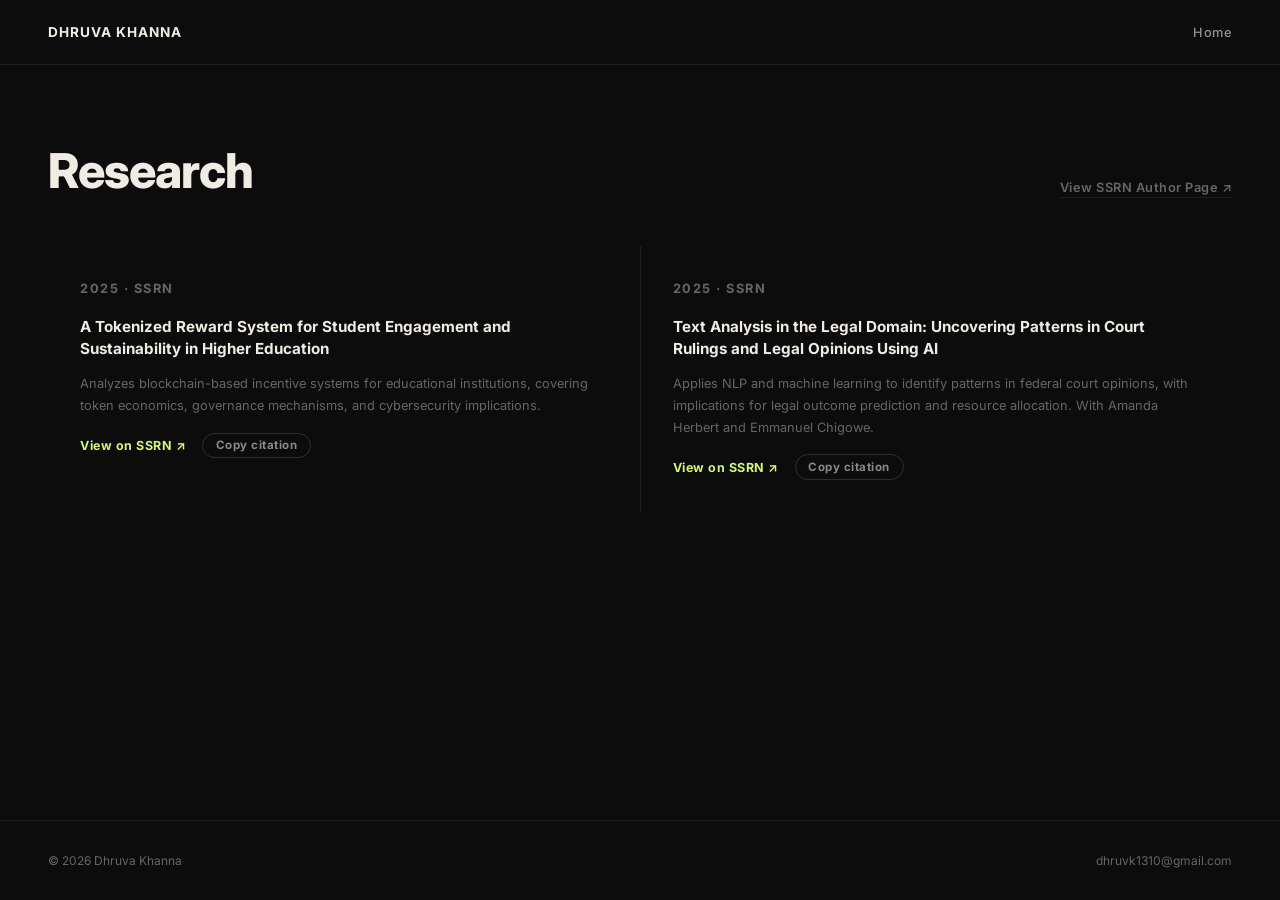
<file: research.html>
<!DOCTYPE html>
<html lang="en">
<head>
  <meta charset="UTF-8" />
  <meta name="viewport" content="width=device-width, initial-scale=1.0" />
  <title>Research | Dhruva Khanna</title>
  <meta name="description" content="Two SSRN papers by Dhruva Khanna: tokenized rewards in higher education and AI text analysis of court rulings." />
  <meta property="og:type" content="website" />
  <meta property="og:title" content="Research | Dhruva Khanna" />
  <meta property="og:description" content="Two SSRN papers by Dhruva Khanna: tokenized rewards in higher education and AI text analysis of court rulings." />
  <meta property="og:url" content="https://dhruvk1310-lang.github.io/dhruvs-portfolio/research.html" />
  <meta property="og:image" content="https://dhruvk1310-lang.github.io/dhruvs-portfolio/og-image.png" />
  <meta name="twitter:card" content="summary_large_image" />
  <link rel="icon" href="favicon.svg" type="image/svg+xml" />
  <link href="https://fonts.googleapis.com/css2?family=Inter:wght@300;400;500;600;700;800;900&display=swap" rel="stylesheet" />
  <link rel="stylesheet" href="styles.css?v=5" />
  <script>document.documentElement.classList.add('js');</script>
</head>
<body>

  <div id="cursor" aria-hidden="true"></div>
  <div id="cursor-ring" aria-hidden="true"></div>

  <header class="site-header">
    <a class="site-name" href="index.html">Dhruva Khanna</a>
    <nav class="site-nav" aria-label="Site"><a href="index.html">Home</a></nav>
  </header>

  <main class="page">
    <div class="page-head reveal">
      <h1 class="page-title">Research</h1>
      <a class="text-link" href="https://papers.ssrn.com/sol3/cf_dev/AbsByAuth.cfm?per_id=7833853" target="_blank" rel="noopener">View SSRN Author Page ↗<span class="sr-only"> (opens in a new tab)</span></a>
    </div>

    <div class="pub-grid reveal">
      <article class="pub-card">
        <p class="pub-year">2025 · SSRN</p>
        <h2>A Tokenized Reward System for Student Engagement and Sustainability in Higher Education</h2>
        <p>Analyzes blockchain-based incentive systems for educational institutions, covering token economics, governance mechanisms, and cybersecurity implications.</p>
        <div class="pub-actions">
          <a class="pub-link" href="https://ssrn.com/abstract=5382525" target="_blank" rel="noopener">View on SSRN ↗<span class="sr-only">: A Tokenized Reward System (opens in a new tab)</span></a>
          <button type="button" class="copy-btn" data-copy="Khanna, D. (2025). A tokenized reward system for student engagement and sustainability in higher education. SSRN. https://ssrn.com/abstract=5382525" data-done="Citation copied">Copy citation</button>
        </div>
        <p class="copy-fallback" hidden></p>
      </article>
      <article class="pub-card">
        <p class="pub-year">2025 · SSRN</p>
        <h2>Text Analysis in the Legal Domain: Uncovering Patterns in Court Rulings and Legal Opinions Using AI</h2>
        <p>Applies NLP and machine learning to identify patterns in federal court opinions, with implications for legal outcome prediction and resource allocation. With Amanda Herbert and Emmanuel Chigowe.</p>
        <div class="pub-actions">
          <a class="pub-link" href="https://ssrn.com/abstract=5664310" target="_blank" rel="noopener">View on SSRN ↗<span class="sr-only">: Text Analysis in the Legal Domain (opens in a new tab)</span></a>
          <button type="button" class="copy-btn" data-copy="Herbert, A., Khanna, D., &amp; Chigowe, E. (2025). Text analysis in the legal domain: Uncovering patterns in court rulings and legal opinions using AI. SSRN. https://ssrn.com/abstract=5664310" data-done="Citation copied">Copy citation</button>
        </div>
        <p class="copy-fallback" hidden></p>
      </article>
    </div>
  </main>

  <footer>
    <span>© 2026 Dhruva Khanna</span>
    <span>dhruvk1310@gmail.com</span>
  </footer>

  <script src="script.js?v=5"></script>
</body>
</html>
</file>
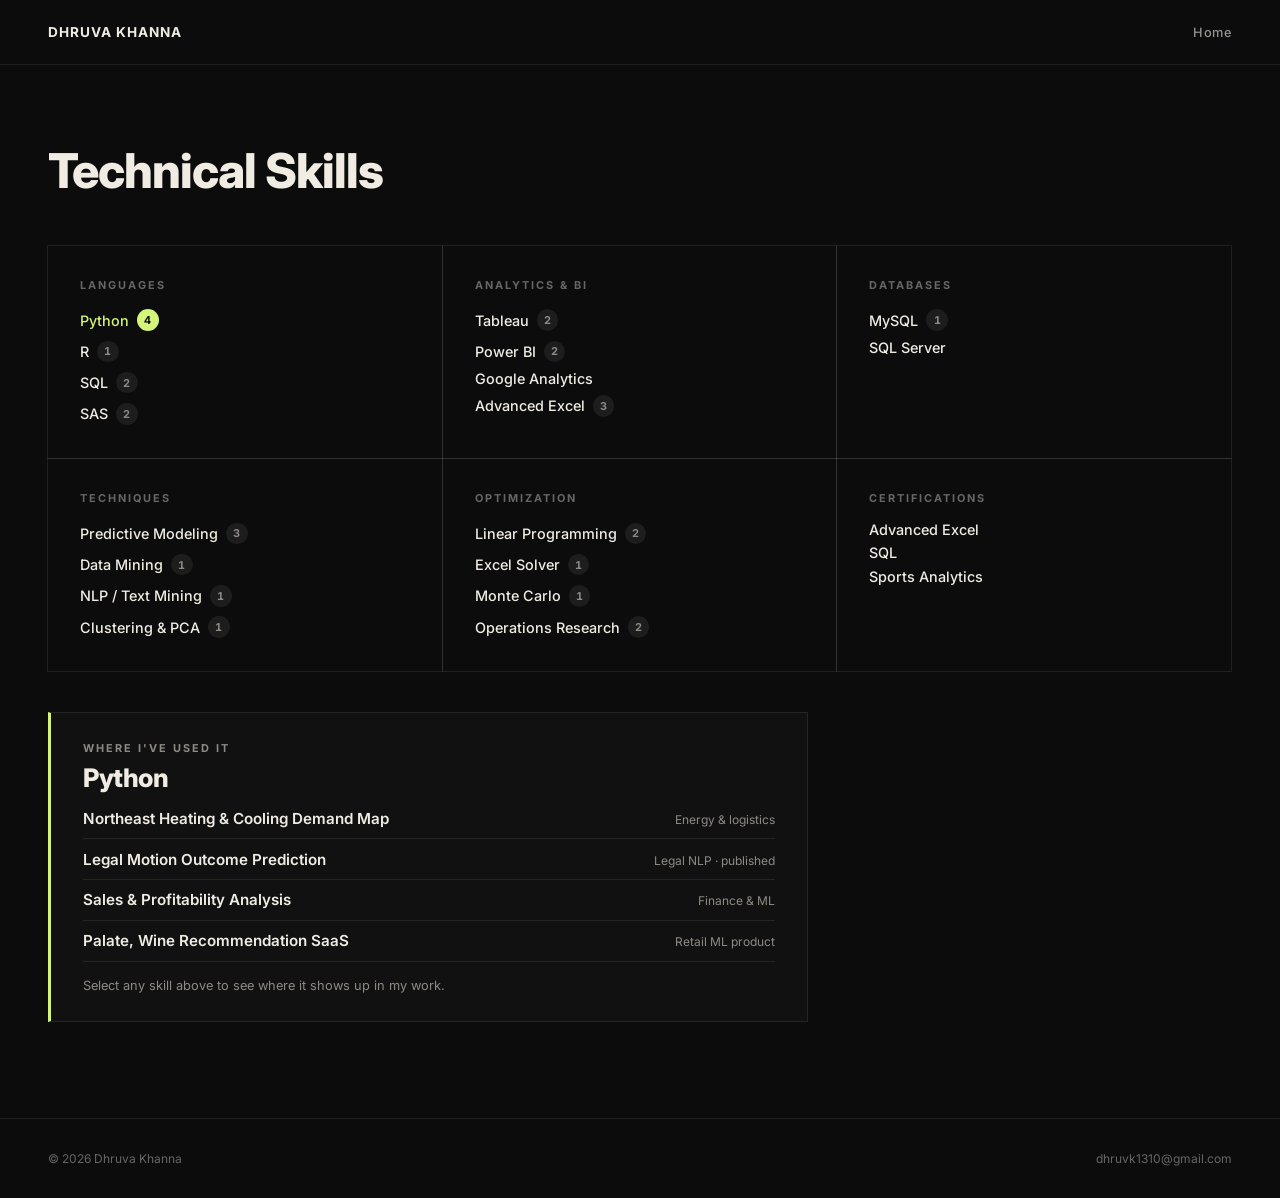
<file: skills.html>
<!DOCTYPE html>
<html lang="en">
<head>
  <meta charset="UTF-8" />
  <meta name="viewport" content="width=device-width, initial-scale=1.0" />
  <title>Skills | Dhruva Khanna</title>
  <meta name="description" content="Dhruva Khanna's technical skills: Python, R, SQL, SAS, Tableau, Power BI, predictive modeling and optimization." />
  <meta property="og:type" content="website" />
  <meta property="og:title" content="Skills | Dhruva Khanna" />
  <meta property="og:description" content="Dhruva Khanna's technical skills: Python, R, SQL, SAS, Tableau, Power BI, predictive modeling and optimization." />
  <meta property="og:url" content="https://dhruvk1310-lang.github.io/dhruvs-portfolio/skills.html" />
  <meta property="og:image" content="https://dhruvk1310-lang.github.io/dhruvs-portfolio/og-image.png" />
  <meta name="twitter:card" content="summary_large_image" />
  <link rel="icon" href="favicon.svg" type="image/svg+xml" />
  <link href="https://fonts.googleapis.com/css2?family=Inter:wght@300;400;500;600;700;800;900&display=swap" rel="stylesheet" />
  <link rel="stylesheet" href="styles.css?v=5" />
  <script>document.documentElement.classList.add('js');</script>
</head>
<body>

  <div id="cursor" aria-hidden="true"></div>
  <div id="cursor-ring" aria-hidden="true"></div>

  <header class="site-header">
    <a class="site-name" href="index.html">Dhruva Khanna</a>
    <nav class="site-nav" aria-label="Site"><a href="index.html">Home</a></nav>
  </header>

  <main class="page">
    <div class="page-head reveal">
      <h1 class="page-title">Technical Skills</h1>
    </div>

    <div class="skills-grid">
      <section class="skill-group reveal">
        <h2 class="skill-group-title">Languages</h2>
        <ul class="skill-items">
          <li><button type="button" class="skill-item skill-btn" data-skill="python" aria-pressed="true" aria-controls="skill-panel">Python <span class="skill-count">4</span></button></li>
          <li><button type="button" class="skill-item skill-btn" data-skill="r" aria-pressed="false" aria-controls="skill-panel">R <span class="skill-count">1</span></button></li>
          <li><button type="button" class="skill-item skill-btn" data-skill="sql" aria-pressed="false" aria-controls="skill-panel">SQL <span class="skill-count">2</span></button></li>
          <li><button type="button" class="skill-item skill-btn" data-skill="sas" aria-pressed="false" aria-controls="skill-panel">SAS <span class="skill-count">2</span></button></li>
        </ul>
      </section>
      <section class="skill-group reveal">
        <h2 class="skill-group-title">Analytics &amp; BI</h2>
        <ul class="skill-items">
          <li><button type="button" class="skill-item skill-btn" data-skill="tableau" aria-pressed="false" aria-controls="skill-panel">Tableau <span class="skill-count">2</span></button></li>
          <li><button type="button" class="skill-item skill-btn" data-skill="power-bi" aria-pressed="false" aria-controls="skill-panel">Power BI <span class="skill-count">2</span></button></li>
          <li class="skill-item is-static">Google Analytics</li>
          <li><button type="button" class="skill-item skill-btn" data-skill="advanced-excel" aria-pressed="false" aria-controls="skill-panel">Advanced Excel <span class="skill-count">3</span></button></li>
        </ul>
      </section>
      <section class="skill-group reveal">
        <h2 class="skill-group-title">Databases</h2>
        <ul class="skill-items">
          <li><button type="button" class="skill-item skill-btn" data-skill="mysql" aria-pressed="false" aria-controls="skill-panel">MySQL <span class="skill-count">1</span></button></li>
          <li class="skill-item is-static">SQL Server</li>
        </ul>
      </section>
      <section class="skill-group reveal">
        <h2 class="skill-group-title">Techniques</h2>
        <ul class="skill-items">
          <li><button type="button" class="skill-item skill-btn" data-skill="predictive-modeling" aria-pressed="false" aria-controls="skill-panel">Predictive Modeling <span class="skill-count">3</span></button></li>
          <li><button type="button" class="skill-item skill-btn" data-skill="data-mining" aria-pressed="false" aria-controls="skill-panel">Data Mining <span class="skill-count">1</span></button></li>
          <li><button type="button" class="skill-item skill-btn" data-skill="nlp-text-mining" aria-pressed="false" aria-controls="skill-panel">NLP / Text Mining <span class="skill-count">1</span></button></li>
          <li><button type="button" class="skill-item skill-btn" data-skill="clustering-pca" aria-pressed="false" aria-controls="skill-panel">Clustering &amp; PCA <span class="skill-count">1</span></button></li>
        </ul>
      </section>
      <section class="skill-group reveal">
        <h2 class="skill-group-title">Optimization</h2>
        <ul class="skill-items">
          <li><button type="button" class="skill-item skill-btn" data-skill="linear-programming" aria-pressed="false" aria-controls="skill-panel">Linear Programming <span class="skill-count">2</span></button></li>
          <li><button type="button" class="skill-item skill-btn" data-skill="excel-solver" aria-pressed="false" aria-controls="skill-panel">Excel Solver <span class="skill-count">1</span></button></li>
          <li><button type="button" class="skill-item skill-btn" data-skill="monte-carlo" aria-pressed="false" aria-controls="skill-panel">Monte Carlo <span class="skill-count">1</span></button></li>
          <li><button type="button" class="skill-item skill-btn" data-skill="operations-research" aria-pressed="false" aria-controls="skill-panel">Operations Research <span class="skill-count">2</span></button></li>
        </ul>
      </section>
      <section class="skill-group reveal">
        <h2 class="skill-group-title">Certifications</h2>
        <ul class="skill-items">
          <li class="skill-item is-static">Advanced Excel</li>
          <li class="skill-item is-static">SQL</li>
          <li class="skill-item is-static">Sports Analytics</li>
        </ul>
      </section>
    </div>

    <section class="skill-panel reveal" id="skill-panel" aria-live="polite">
      <p class="skill-panel-label">Where I've used it</p>
      <h2 class="skill-panel-title">Python</h2>
      <ul class="skill-panel-list">
          <li><a href="projects.html#northeast-heating">Northeast Heating &amp; Cooling Demand Map</a><span>Energy &amp; logistics</span></li>
          <li><a href="projects.html#legal-nlp">Legal Motion Outcome Prediction</a><span>Legal NLP · published</span></li>
          <li><a href="projects.html#sales-profitability">Sales &amp; Profitability Analysis</a><span>Finance &amp; ML</span></li>
          <li><a href="projects.html#palate">Palate, Wine Recommendation SaaS</a><span>Retail ML product</span></li>
      </ul>
      <p class="skill-panel-hint">Select any skill above to see where it shows up in my work.</p>
    </section>
    <script type="application/json" id="skill-map">{"python": {"name": "Python", "items": [{"title": "Northeast Heating & Cooling Demand Map", "kind": "Energy & logistics", "href": "projects.html#northeast-heating", "ext": false}, {"title": "Legal Motion Outcome Prediction", "kind": "Legal NLP · published", "href": "projects.html#legal-nlp", "ext": false}, {"title": "Sales & Profitability Analysis", "kind": "Finance & ML", "href": "projects.html#sales-profitability", "ext": false}, {"title": "Palate, Wine Recommendation SaaS", "kind": "Retail ML product", "href": "projects.html#palate", "ext": false}]}, "r": {"name": "R", "items": [{"title": "Global Developer Survey", "kind": "Survey statistics", "href": "projects.html#developer-survey", "ext": false}]}, "sql": {"name": "SQL", "items": [{"title": "Northeast Heating & Cooling Demand Map", "kind": "Energy & logistics", "href": "projects.html#northeast-heating", "ext": false}, {"title": "IBM HR Analytics", "kind": "HR analytics", "href": "projects.html#ibm-hr", "ext": false}]}, "sas": {"name": "SAS", "items": [{"title": "Heart Disease Segmentation", "kind": "Healthcare segmentation", "href": "projects.html#heart-disease", "ext": false}, {"title": "Legal Motion Outcome Prediction", "kind": "Legal NLP · published", "href": "projects.html#legal-nlp", "ext": false}]}, "tableau": {"name": "Tableau", "items": [{"title": "Northeast Heating & Cooling Demand Map", "kind": "Energy & logistics", "href": "projects.html#northeast-heating", "ext": false}, {"title": "Tableau dashboards", "kind": "Coursework on GitHub", "href": "https://github.com/dhruvk1310-lang/data-analytics-portfolio/tree/main/Data-Visualization", "ext": true}]}, "power-bi": {"name": "Power BI", "items": [{"title": "Sales & Profitability Analysis", "kind": "Finance & ML", "href": "projects.html#sales-profitability", "ext": false}, {"title": "Power BI dashboards", "kind": "Coursework on GitHub", "href": "https://github.com/dhruvk1310-lang/data-analytics-portfolio/tree/main/Data-Visualization", "ext": true}]}, "advanced-excel": {"name": "Advanced Excel", "items": [{"title": "Supply Chain Optimization", "kind": "Supply chain", "href": "projects.html#supply-chain", "ext": false}, {"title": "Decathlon, Omni Sport Leader", "kind": "Work · demand forecasting and MIS dashboards", "href": "experience.html#exp-decathlon", "ext": false}, {"title": "Advanced Excel assignments", "kind": "Coursework on GitHub", "href": "https://github.com/dhruvk1310-lang/data-analytics-portfolio/tree/main/Advanced-Excel", "ext": true}]}, "mysql": {"name": "MySQL", "items": [{"title": "IBM HR Analytics", "kind": "HR analytics", "href": "projects.html#ibm-hr", "ext": false}]}, "predictive-modeling": {"name": "Predictive Modeling", "items": [{"title": "Sales & Profitability Analysis", "kind": "Finance & ML", "href": "projects.html#sales-profitability", "ext": false}, {"title": "Legal Motion Outcome Prediction", "kind": "Legal NLP · published", "href": "projects.html#legal-nlp", "ext": false}, {"title": "Palate, Wine Recommendation SaaS", "kind": "Retail ML product", "href": "projects.html#palate", "ext": false}]}, "data-mining": {"name": "Data Mining", "items": [{"title": "Legal Motion Outcome Prediction", "kind": "Legal NLP · published", "href": "projects.html#legal-nlp", "ext": false}]}, "nlp-text-mining": {"name": "NLP / Text Mining", "items": [{"title": "Legal Motion Outcome Prediction", "kind": "Legal NLP · published", "href": "projects.html#legal-nlp", "ext": false}]}, "clustering-pca": {"name": "Clustering & PCA", "items": [{"title": "Heart Disease Segmentation", "kind": "Healthcare segmentation", "href": "projects.html#heart-disease", "ext": false}]}, "linear-programming": {"name": "Linear Programming", "items": [{"title": "Supply Chain Optimization", "kind": "Supply chain", "href": "projects.html#supply-chain", "ext": false}, {"title": "Linear and integer programming", "kind": "Coursework on GitHub", "href": "https://github.com/dhruvk1310-lang/data-analytics-portfolio/tree/main/Optimization", "ext": true}]}, "excel-solver": {"name": "Excel Solver", "items": [{"title": "Supply Chain Optimization", "kind": "Supply chain", "href": "projects.html#supply-chain", "ext": false}]}, "monte-carlo": {"name": "Monte Carlo", "items": [{"title": "Monte Carlo simulation", "kind": "Coursework on GitHub", "href": "https://github.com/dhruvk1310-lang/data-analytics-portfolio/tree/main/Optimization/Monte-Carlo-Simulation", "ext": true}]}, "operations-research": {"name": "Operations Research", "items": [{"title": "Supply Chain Optimization", "kind": "Supply chain", "href": "projects.html#supply-chain", "ext": false}, {"title": "Northeast Heating & Cooling Demand Map", "kind": "Energy & logistics", "href": "projects.html#northeast-heating", "ext": false}]}}</script>
  </main>

  <footer>
    <span>© 2026 Dhruva Khanna</span>
    <span>dhruvk1310@gmail.com</span>
  </footer>

  <script src="script.js?v=5"></script>
</body>
</html>
</file>
<file: styles.css>
*, *::before, *::after { box-sizing: border-box; margin: 0; padding: 0; }

:root {
  --bg: #0c0c0c;
  --text: #f0ece4;
  --muted: #666;
  --border: rgba(255,255,255,0.08);
  --c1: #d4f57a; /* lime */
  --c2: #7af5d4; /* teal */
  --c3: #f57a7a; /* coral */
  --c4: #b07af5; /* purple */
  --c5: #f5c97a; /* amber */
  --muted-2: #8e8a83; /* readable secondary text for small labels */
}

html { scroll-behavior: smooth; }

body {
  font-family: 'Inter', sans-serif;
  background: var(--bg);
  color: var(--text);
  overflow-x: hidden;
  min-height: 100vh;
  display: flex;
  flex-direction: column;
}

main { flex: 1; }

:focus-visible {
  outline: 2px solid var(--c1);
  outline-offset: 3px;
}

.sr-only {
  position: absolute;
  width: 1px; height: 1px;
  padding: 0; margin: -1px;
  overflow: hidden;
  clip: rect(0, 0, 0, 0);
  white-space: nowrap;
  border: 0;
}

/* CUSTOM CURSOR (mouse and trackpad only) */
#cursor, #cursor-ring { display: none; }
body.has-cursor { cursor: none; }
body.has-cursor #cursor, body.has-cursor #cursor-ring { display: block; }
#cursor {
  position: fixed;
  width: 8px; height: 8px;
  background: var(--text);
  border-radius: 50%;
  pointer-events: none;
  z-index: 9999;
  transform: translate(-50%, -50%);
  transition: width 0.2s, height 0.2s, background 0.2s;
}
#cursor-ring {
  position: fixed;
  width: 36px; height: 36px;
  border: 1.5px solid rgba(240,236,228,0.4);
  border-radius: 50%;
  pointer-events: none;
  z-index: 9998;
  transform: translate(-50%, -50%);
  transition: width 0.3s, height 0.3s, border-color 0.3s;
}
body:has(a:hover) #cursor, body:has(button:hover) #cursor { width: 0; height: 0; }
body:has(a:hover) #cursor-ring, body:has(button:hover) #cursor-ring { width: 56px; height: 56px; border-color: var(--c1); }

/* SUB-PAGE HEADER */
.site-header {
  display: flex;
  justify-content: space-between;
  align-items: center;
  gap: 1rem;
  padding: 1.5rem 3rem;
  border-bottom: 1px solid var(--border);
}
.site-name {
  font-size: 0.85rem;
  font-weight: 700;
  letter-spacing: 1px;
  text-transform: uppercase;
  color: var(--text);
  text-decoration: none;
}
.site-nav { display: flex; gap: 2rem; }
.site-nav a {
  color: var(--text);
  font-size: 0.8rem;
  font-weight: 500;
  text-decoration: none;
  letter-spacing: 0.5px;
  opacity: 0.6;
  transition: opacity 0.2s;
}
.site-nav a:hover, .site-nav a:focus-visible { opacity: 1; }

/* PAGE SHELL */
.page {
  width: 100%;
  max-width: 1280px;
  margin: 0 auto;
  padding: 5rem 3rem 6rem;
}
.page-head {
  display: flex;
  justify-content: space-between;
  align-items: flex-end;
  flex-wrap: wrap;
  gap: 1.5rem;
  margin-bottom: 3rem;
}
.page-title {
  font-size: clamp(2rem, 4vw, 3rem);
  font-weight: 800;
  letter-spacing: -1px;
  line-height: 1.1;
}
.text-link {
  font-size: 0.8rem;
  font-weight: 600;
  color: var(--muted);
  text-decoration: none;
  letter-spacing: 0.5px;
  border-bottom: 1px solid var(--border);
  padding-bottom: 2px;
  transition: color 0.2s, border-color 0.2s;
}
.text-link:hover, .text-link:focus-visible { color: var(--c1); border-color: var(--c1); }

/* HOME */
.home {
  width: 100%;
  max-width: 1280px;
  margin: 0 auto;
  min-height: 100vh;
  display: flex;
  flex-direction: column;
  justify-content: center;
  padding: 4rem 3rem;
}
.home-name {
  font-size: clamp(3rem, 9vw, 7.5rem);
  font-weight: 900;
  line-height: 0.9;
  letter-spacing: -3px;
  margin-bottom: 1.5rem;
}
.home-name .line2 { color: var(--bg); -webkit-text-stroke: 3px var(--text); paint-order: stroke fill; }
.home-tagline {
  font-size: clamp(0.95rem, 1.6vw, 1.1rem);
  color: var(--text);
  opacity: 0.65;
  line-height: 1.7;
  margin-bottom: 3.5rem;
  max-width: 640px;
}
.tiles {
  display: grid;
  grid-template-columns: repeat(3, 1fr);
  gap: 1rem;
}
.tile {
  --accent: var(--c1);
  position: relative;
  overflow: hidden;
  display: flex;
  flex-direction: column;
  justify-content: space-between;
  gap: 2rem;
  min-height: 200px;
  padding: 1.75rem;
  border: 1px solid var(--border);
  background: rgba(255,255,255,0.015);
  color: var(--text);
  text-decoration: none;
  transition: border-color 0.25s, transform 0.25s;
}
.tile::before {
  content: '';
  position: absolute;
  inset: 0;
  background: radial-gradient(340px circle at var(--mx, 50%) var(--my, 50%), color-mix(in srgb, var(--accent) 16%, transparent), transparent 70%);
  opacity: 0;
  transition: opacity 0.3s;
}
.tile:hover, .tile:focus-visible { border-color: var(--accent); transform: translateY(-3px); }
.tile:hover::before, .tile:focus-visible::before { opacity: 1; }
.tile:focus-visible { outline: 2px solid var(--accent); outline-offset: 3px; }
.tile-num {
  position: relative;
  font-size: 0.75rem;
  font-weight: 600;
  letter-spacing: 1px;
  color: var(--muted);
}
.tile-bottom {
  position: relative;
  display: flex;
  justify-content: space-between;
  align-items: flex-end;
  gap: 1rem;
}
.tile-title {
  font-size: clamp(1.5rem, 2.4vw, 2.1rem);
  font-weight: 800;
  letter-spacing: -0.5px;
  line-height: 1.1;
  transition: color 0.2s;
}
.tile:hover .tile-title, .tile:focus-visible .tile-title { color: var(--accent); }
.tile-arrow {
  font-size: 1.4rem;
  color: var(--muted);
  transition: transform 0.25s, color 0.25s;
}
.tile:hover .tile-arrow, .tile:focus-visible .tile-arrow { transform: translate(3px, -3px); color: var(--accent); }

/* ABOUT */
.about {
  display: grid;
  grid-template-columns: 1fr 1fr;
  gap: 6rem;
  align-items: start;
}
.about h2 {
  font-size: clamp(2rem, 4vw, 3.5rem);
  font-weight: 800;
  line-height: 1.1;
  letter-spacing: -1px;
}
.about h2 em { font-style: normal; color: var(--c1); }
.about-right p {
  font-size: 0.95rem;
  color: var(--muted);
  line-height: 1.9;
  margin-bottom: 1.25rem;
}
.about-right p strong { color: var(--text); font-weight: 600; }
.about-chips { display: flex; flex-wrap: wrap; gap: 0.5rem; margin-top: 2rem; list-style: none; }
.chip {
  border: 1px solid var(--border);
  padding: 0.4rem 1rem;
  border-radius: 999px;
  font-size: 0.78rem;
  font-weight: 500;
  color: var(--muted);
  transition: all 0.2s;
}
.chip:hover { border-color: var(--c1); color: var(--c1); }

.about-intro { font-size: 1.05rem; color: var(--text); opacity: 0.8; line-height: 1.8; margin-bottom: 1.25rem; }
.about-body {
  display: grid;
  grid-template-columns: minmax(0, 2fr) minmax(0, 1fr);
  gap: 5rem;
  align-items: start;
  margin-top: 6rem;
  padding-top: 4rem;
  border-top: 1px solid var(--border);
}
.story { display: flex; flex-direction: column; gap: 3.5rem; max-width: 720px; }
.story .story-label {
  font-size: 0.72rem;
  font-weight: 700;
  letter-spacing: 2px;
  text-transform: uppercase;
  color: var(--accent, var(--c1));
  margin-bottom: 0.75rem;
}
.story h3 {
  font-size: clamp(1.4rem, 2.4vw, 1.9rem);
  font-weight: 800;
  letter-spacing: -0.5px;
  line-height: 1.2;
  margin-bottom: 1rem;
}
.story p {
  font-size: 0.95rem;
  color: var(--muted);
  line-height: 1.9;
  margin-bottom: 1rem;
}
.story p:last-child { margin-bottom: 0; }
.note {
  margin-top: 1.5rem;
  padding: 1.5rem 1.75rem;
  border: 1px solid var(--border);
  border-left: 3px solid var(--accent, var(--c1));
  background: rgba(255,255,255,0.02);
}
.story .note-title {
  font-size: 0.72rem;
  font-weight: 700;
  letter-spacing: 2px;
  text-transform: uppercase;
  color: var(--text);
  margin-bottom: 0.75rem;
}
.story .note p { font-size: 0.9rem; line-height: 1.8; margin-bottom: 0.75rem; }
.story .note p:last-child { margin-bottom: 0; }
.story p a { color: var(--text); text-decoration: underline; text-decoration-color: var(--accent, var(--c1)); text-underline-offset: 3px; }
.story p a:hover, .story p a:focus-visible { color: var(--accent, var(--c1)); }
.story p strong { color: var(--text); font-weight: 600; }
.facts {
  position: sticky;
  top: 2rem;
  border: 1px solid var(--border);
  background: rgba(255,255,255,0.015);
  padding: 2rem;
}
.facts h2 {
  font-size: 0.72rem;
  font-weight: 700;
  letter-spacing: 2px;
  text-transform: uppercase;
  color: var(--muted);
  margin-bottom: 1.5rem;
}
.facts dl { display: flex; flex-direction: column; gap: 1.25rem; }
.facts dt {
  font-size: 0.68rem;
  font-weight: 700;
  letter-spacing: 1.5px;
  text-transform: uppercase;
  color: var(--c1);
  margin-bottom: 0.3rem;
}
.facts dd { font-size: 0.88rem; color: var(--text); line-height: 1.6; }
.facts dd span { display: block; color: var(--muted); font-size: 0.8rem; }

/* PROJECTS */
.project-grid {
  display: grid;
  grid-template-columns: repeat(2, 1fr);
  gap: 1.25rem;
}
.project-card {
  --accent: var(--c1);
  display: flex;
  flex-direction: column;
  gap: 1.25rem;
  padding: 2rem;
  border: 1px solid var(--border);
  background: rgba(255,255,255,0.015);
  transition: border-color 0.25s;
}
.project-card:hover, .project-card:focus-within { border-color: var(--accent); }
.project-num {
  font-size: 0.75rem;
  color: var(--muted);
  font-weight: 600;
  letter-spacing: 1px;
}
.project-card h2 {
  font-size: 1.3rem;
  font-weight: 700;
  line-height: 1.3;
  margin-top: -0.5rem;
}
.project-desc {
  font-size: 0.85rem;
  color: var(--muted);
  line-height: 1.7;
}
.project-did-label {
  font-size: 0.68rem;
  font-weight: 700;
  letter-spacing: 2px;
  text-transform: uppercase;
  color: var(--accent);
  margin-bottom: 0.75rem;
}
.project-did, .exp-points {
  list-style: none;
  display: flex;
  flex-direction: column;
  gap: 0.5rem;
}
.project-did li, .exp-points li {
  position: relative;
  padding-left: 1.1rem;
  font-size: 0.85rem;
  color: var(--muted);
  line-height: 1.6;
}
.project-did li::before, .exp-points li::before {
  content: '';
  position: absolute;
  left: 0;
  top: 0.8em;
  width: 7px;
  height: 1.5px;
  background: var(--accent, var(--c1));
}
.project-did li strong, .exp-points li strong { color: var(--text); font-weight: 600; }
.project-tags {
  display: flex;
  gap: 0.4rem;
  flex-wrap: wrap;
  list-style: none;
}
.ptag {
  font-size: 0.7rem;
  font-weight: 600;
  letter-spacing: 0.5px;
  padding: 0.25rem 0.7rem;
  border-radius: 4px;
  background: rgba(255,255,255,0.05);
  color: var(--muted);
}
.project-actions {
  display: flex;
  flex-wrap: wrap;
  gap: 0.75rem;
  margin-top: auto;
  padding-top: 0.25rem;
}
.btn {
  display: inline-flex;
  align-items: center;
  gap: 0.4rem;
  padding: 0.65rem 1.3rem;
  border-radius: 999px;
  font-size: 0.8rem;
  font-weight: 700;
  letter-spacing: 0.5px;
  text-decoration: none;
  transition: background 0.2s, color 0.2s, border-color 0.2s;
}
.btn-fill { background: var(--accent, var(--c1)); color: var(--bg); border: 1px solid transparent; }
.btn-fill:hover, .btn-fill:focus-visible { background: var(--text); }
.btn-outline { border: 1px solid rgba(255,255,255,0.2); color: var(--text); }
.btn-outline:hover, .btn-outline:focus-visible { border-color: var(--accent, var(--c1)); color: var(--accent, var(--c1)); }
.project-card .btn:focus-visible { outline-color: var(--accent); }

/* EXPERIENCE TIMELINE */
.timeline {
  position: relative;
  list-style: none;
  max-width: 860px;
  padding-left: 2.25rem;
}
.timeline::before {
  content: '';
  position: absolute;
  left: 5px;
  top: 0.45rem;
  bottom: 0.45rem;
  width: 1px;
  background: rgba(255,255,255,0.15);
}
.timeline-item { position: relative; padding-bottom: 3.5rem; }
.timeline-item:last-child { padding-bottom: 0; }
.timeline-item::before {
  content: '';
  position: absolute;
  left: -2.25rem;
  top: 0.3rem;
  width: 11px;
  height: 11px;
  border-radius: 50%;
  background: var(--bg);
  border: 2px solid var(--c1);
}
.timeline-date {
  font-size: 0.78rem;
  font-weight: 600;
  letter-spacing: 0.5px;
  color: var(--c1);
  margin-bottom: 0.6rem;
}
.timeline-item h2 { font-size: 1.15rem; font-weight: 700; margin-bottom: 0.2rem; }
.company { font-size: 0.85rem; color: var(--muted); margin-bottom: 1rem; }

/* SKILLS */
.skills-grid {
  display: grid;
  grid-template-columns: repeat(3, 1fr);
  gap: 0;
}
.skill-group {
  padding: 2rem;
  border: 1px solid var(--border);
  margin: -1px 0 0 -1px;
  transition: background 0.2s;
}
.skill-group:hover { background: rgba(255,255,255,0.02); }
.skill-group-title {
  font-size: 0.68rem;
  font-weight: 700;
  letter-spacing: 2px;
  text-transform: uppercase;
  color: var(--muted);
  margin-bottom: 1rem;
}
.skill-items { display: flex; flex-direction: column; gap: 0.4rem; list-style: none; }
.skill-item { font-size: 0.9rem; font-weight: 500; color: var(--text); }

/* RESEARCH */
.pub-grid { display: grid; grid-template-columns: 1fr 1fr; gap: 1px; background: var(--border); }
.pub-card {
  background: var(--bg);
  padding: 2rem;
  transition: background 0.2s;
}
.pub-card:hover { background: #0f0f0f; }
.pub-year { font-size: 0.7rem; font-weight: 700; letter-spacing: 1.5px; text-transform: uppercase; color: var(--c1); margin-bottom: 0.75rem; }
.pub-card h2 { font-size: 0.95rem; font-weight: 700; color: var(--text); line-height: 1.5; margin-bottom: 0.75rem; }
.pub-card p { font-size: 0.8rem; color: var(--muted); line-height: 1.7; margin-bottom: 1rem; }
.pub-link { font-size: 0.78rem; font-weight: 700; color: var(--c1); text-decoration: none; letter-spacing: 0.5px; }
.pub-link:hover { opacity: 0.8; }

/* CONTACT */
.contact { text-align: center; padding-top: 3rem; }
.contact h1 {
  font-size: clamp(3rem, 10vw, 8rem);
  font-weight: 900;
  letter-spacing: -3px;
  line-height: 0.9;
  margin-bottom: 3rem;
}
.contact h1 .outline { color: var(--bg); -webkit-text-stroke: 3px var(--text); paint-order: stroke fill; }
.contact-links { display: flex; justify-content: center; gap: 1rem; flex-wrap: wrap; }
.contact-btn {
  padding: 0.85rem 2rem;
  border-radius: 999px;
  font-size: 0.85rem;
  font-weight: 700;
  letter-spacing: 0.5px;
  text-decoration: none;
  transition: all 0.2s;
}
.contact-btn-fill { background: var(--text); color: var(--bg); }
.contact-btn-fill:hover, .contact-btn-fill:focus-visible { background: var(--c1); }
.contact-btn-outline { border: 1px solid var(--border); color: var(--muted); }
.contact-btn-outline:hover, .contact-btn-outline:focus-visible { border-color: var(--text); color: var(--text); }
.contact-email { margin-top: 2rem; font-size: 0.9rem; color: var(--muted); }
.contact-email a { color: var(--text); text-decoration: none; border-bottom: 1px solid var(--border); }
.contact-email a:hover, .contact-email a:focus-visible { color: var(--c1); border-color: var(--c1); }

[hidden] { display: none !important; }

/* PROJECT FILTERS */
.filter-bar, .filter-status { display: none; }
.js .filter-bar { display: flex; flex-wrap: wrap; gap: 0.5rem; margin-top: -1.5rem; margin-bottom: 1rem; }
.js .filter-status { display: block; font-size: 0.8rem; color: var(--muted-2); margin-bottom: 1.75rem; }
.chip-btn {
  font: inherit;
  font-size: 0.8rem;
  font-weight: 600;
  letter-spacing: 0.3px;
  display: inline-flex;
  align-items: center;
  gap: 0.45rem;
  padding: 0.45rem 0.95rem;
  border-radius: 999px;
  border: 1px solid rgba(255,255,255,0.14);
  background: transparent;
  color: var(--muted-2);
  cursor: pointer;
  transition: border-color 0.2s, color 0.2s, background 0.2s;
}
.chip-btn:hover { border-color: rgba(255,255,255,0.35); color: var(--text); }
.chip-btn[aria-pressed="true"] { background: var(--text); border-color: var(--text); color: var(--bg); }
.chip-count { font-size: 0.7rem; opacity: 0.7; font-variant-numeric: tabular-nums; }
.project-card { scroll-margin-top: 1.5rem; }
.project-card:target { border-color: var(--accent); box-shadow: 0 0 0 1px var(--accent); }

/* RESULT CHARTS (one per project card) */
.result-chart {
  display: flex;
  flex-direction: column;
  gap: 0.65rem;
  padding: 1rem 1.1rem 0.9rem;
  border: 1px solid var(--border);
  background: rgba(255,255,255,0.02);
}
.rc-title {
  font-size: 0.68rem;
  font-weight: 700;
  letter-spacing: 1.6px;
  text-transform: uppercase;
  color: var(--muted-2);
}
.rc-rows { display: flex; flex-direction: column; gap: 0.45rem; }
.rc-row {
  display: grid;
  grid-template-columns: minmax(0, 10.5rem) minmax(0, 1fr) 4.75rem;
  align-items: center;
  gap: 0.75rem;
  transition: opacity 0.2s;
}
.rc-label {
  font-size: 0.78rem;
  color: var(--text);
  opacity: 0.72;
  white-space: nowrap;
  overflow: hidden;
  text-overflow: ellipsis;
}
.rc-track { height: 10px; background: rgba(255,255,255,0.06); overflow: hidden; }
.rc-bar {
  display: block;
  height: 100%;
  background: rgba(240,236,228,0.3);
  transform-origin: left center;
  transition: transform 0.9s cubic-bezier(0.2, 0.7, 0.2, 1) 0.15s;
}
.js .project-card.reveal:not(.visible) .rc-bar { transform: scaleX(0); }
.rc-row.is-hl .rc-bar { background: var(--accent); }
.rc-row.is-hl .rc-label { opacity: 1; font-weight: 600; }
.rc-value {
  font-size: 0.78rem;
  font-weight: 600;
  text-align: right;
  font-variant-numeric: tabular-nums;
  color: var(--text);
  white-space: nowrap;
}
@media (hover: hover) {
  .rc-row { cursor: default; }
  .rc-rows:hover .rc-row { opacity: 0.4; }
  .rc-rows:hover .rc-row:hover { opacity: 1; }
}
.rc-rows.has-active .rc-row { opacity: 0.4; }
.rc-rows.has-active .rc-row.is-active { opacity: 1; }
.rc-note { font-size: 0.8rem; line-height: 1.5; color: var(--muted-2); min-height: 3em; }

/* CAREER CHART (experience page) */
.career-chart {
  max-width: 860px;
  margin-bottom: 4rem;
  padding: 1.75rem;
  border: 1px solid var(--border);
  background: rgba(255,255,255,0.015);
}
.cc-head {
  display: flex;
  justify-content: space-between;
  align-items: baseline;
  flex-wrap: wrap;
  gap: 0.75rem 1.5rem;
  margin-bottom: 1.5rem;
}
.cc-title {
  font-size: 0.72rem;
  font-weight: 700;
  letter-spacing: 2px;
  text-transform: uppercase;
  color: var(--muted-2);
}
.cc-legend { display: flex; align-items: center; gap: 0.5rem; font-size: 0.75rem; color: var(--muted-2); }
.cc-swatch {
  width: 16px;
  height: 11px;
  border: 1px solid rgba(212,245,122,0.45);
  background: repeating-linear-gradient(135deg, rgba(212,245,122,0.45) 0 2px, transparent 2px 5px);
}
.cc-plot { display: flex; flex-direction: column; gap: 0.75rem; }
.cc-lane { display: grid; grid-template-columns: 6rem minmax(0, 1fr); align-items: center; gap: 1rem; }
.cc-lane-label { font-size: 0.75rem; font-weight: 600; color: var(--muted-2); }
.cc-track { position: relative; height: 2.4rem; background: rgba(255,255,255,0.03); }
.cc-overlap {
  position: absolute;
  top: 0;
  bottom: 0;
  background: repeating-linear-gradient(135deg, rgba(212,245,122,0.16) 0 2px, transparent 2px 6px);
}
.cc-bar {
  position: absolute;
  top: 0.35rem;
  bottom: 0.35rem;
  border: 0;
  padding: 0 0.6rem;
  font: inherit;
  font-size: 0.72rem;
  font-weight: 700;
  text-align: left;
  color: var(--bg);
  cursor: pointer;
  overflow: hidden;
  transition: filter 0.2s, box-shadow 0.2s;
}
.cc-bar span { display: block; white-space: nowrap; overflow: hidden; text-overflow: ellipsis; }
.cc-edu { background: var(--c4); }
.cc-work { background: var(--c2); }
.cc-bar:hover, .cc-bar.is-active { filter: brightness(1.12); box-shadow: 0 0 0 2px var(--text); }
.cc-bar:focus-visible { outline: 2px solid var(--text); outline-offset: 2px; }
.cc-axis { position: relative; height: 1.3rem; margin-left: 7rem; }
.cc-axis span {
  position: absolute;
  top: 0;
  padding-left: 4px;
  border-left: 1px solid rgba(255,255,255,0.18);
  font-size: 0.7rem;
  line-height: 1.3rem;
  color: var(--muted-2);
  font-variant-numeric: tabular-nums;
}
.cc-detail { margin-top: 1.25rem; min-height: 1.5em; font-size: 0.85rem; line-height: 1.5; color: var(--text); opacity: 0.85; }
.timeline-item { scroll-margin-top: 1.5rem; }
.timeline-item h2 { transition: color 0.4s; }
.timeline-item.is-flash h2 { color: var(--c1); }

/* SKILLS EXPLORER */
.skill-btn {
  font: inherit;
  font-size: 0.9rem;
  font-weight: 500;
  display: inline-flex;
  align-items: center;
  gap: 0.5rem;
  padding: 0.1rem 0;
  border: 0;
  background: none;
  color: var(--text);
  text-align: left;
  cursor: pointer;
  transition: color 0.2s;
}
.skill-btn:hover, .skill-btn[aria-pressed="true"] { color: var(--c1); }
.skill-count {
  display: inline-grid;
  place-items: center;
  min-width: 1.35rem;
  height: 1.35rem;
  padding: 0 0.3rem;
  border-radius: 999px;
  font-size: 0.68rem;
  font-weight: 700;
  font-variant-numeric: tabular-nums;
  background: rgba(255,255,255,0.07);
  color: var(--muted-2);
}
.skill-btn[aria-pressed="true"] .skill-count { background: var(--c1); color: var(--bg); }
.skill-items li { list-style: none; }
.skill-panel {
  max-width: 760px;
  margin-top: 2.5rem;
  padding: 1.75rem 2rem;
  border: 1px solid var(--border);
  border-left: 3px solid var(--c1);
  background: rgba(255,255,255,0.02);
  scroll-margin-top: 1.5rem;
}
.skill-panel-label {
  font-size: 0.68rem;
  font-weight: 700;
  letter-spacing: 2px;
  text-transform: uppercase;
  color: var(--muted-2);
  margin-bottom: 0.4rem;
}
.skill-panel-title { font-size: 1.6rem; font-weight: 800; letter-spacing: -0.5px; margin-bottom: 1rem; }
.skill-panel-list { list-style: none; display: flex; flex-direction: column; gap: 0.65rem; margin-bottom: 1rem; }
.skill-panel-list li {
  display: flex;
  justify-content: space-between;
  align-items: baseline;
  flex-wrap: wrap;
  gap: 0.25rem 1rem;
  padding-bottom: 0.65rem;
  border-bottom: 1px solid var(--border);
}
.skill-panel-list a { font-size: 0.95rem; font-weight: 600; color: var(--text); text-decoration: none; }
.skill-panel-list a:hover, .skill-panel-list a:focus-visible { color: var(--c1); }
.skill-panel-list span { font-size: 0.75rem; color: var(--muted-2); }
.skill-panel-hint { font-size: 0.8rem; color: var(--muted-2); }

/* COPY BUTTONS */
.pub-actions { display: flex; align-items: center; flex-wrap: wrap; gap: 0.75rem 1rem; }
.copy-btn {
  font: inherit;
  font-size: 0.72rem;
  font-weight: 700;
  letter-spacing: 0.5px;
  padding: 0.3rem 0.8rem;
  border-radius: 999px;
  border: 1px solid rgba(255,255,255,0.14);
  background: transparent;
  color: var(--muted-2);
  cursor: pointer;
  transition: color 0.2s, border-color 0.2s;
}
.copy-btn:hover { color: var(--text); border-color: rgba(255,255,255,0.35); }
.copy-btn.is-done { color: var(--c1); border-color: var(--c1); }
.contact-email .copy-btn { margin-left: 0.5rem; vertical-align: middle; }
.copy-fallback { margin-top: 0.75rem; font-size: 0.8rem; line-height: 1.6; color: var(--text); word-break: break-word; user-select: all; }

/* FOOTER */
footer {
  padding: 2rem 3rem;
  border-top: 1px solid var(--border);
  display: flex;
  justify-content: space-between;
  align-items: center;
  font-size: 0.75rem;
  color: var(--muted);
}

/* ANIMATIONS (only when JavaScript runs, so content never stays hidden) */
.js .reveal {
  opacity: 0;
  transform: translateY(30px);
  transition: opacity 0.7s ease, transform 0.7s ease;
}
.js .reveal.visible { opacity: 1; transform: translateY(0); }

@media (prefers-reduced-motion: reduce) {
  html { scroll-behavior: auto; }
  .js .reveal { opacity: 1; transform: none; transition: none; }
  .tile, .tile-arrow, .tile::before { transition: none; }
  .rc-bar, .rc-row, .cc-bar, .timeline-item h2 { transition: none; }
  .js .project-card.reveal:not(.visible) .rc-bar { transform: none; }
  .tile:hover, .tile:focus-visible { transform: none; }
}

@media (max-width: 1024px) {
  .tiles { grid-template-columns: repeat(2, 1fr); }
  .project-grid { grid-template-columns: 1fr; }
}

@media (max-width: 768px) {
  .site-header { padding: 1.25rem 1.5rem; }
  .page { padding: 3rem 1.5rem 4rem; }
  .home { padding: 3rem 1.5rem; }
  .home-name { letter-spacing: -2px; }
  .about { grid-template-columns: 1fr; gap: 2.5rem; }
  .about-body { grid-template-columns: 1fr; gap: 3rem; margin-top: 4rem; padding-top: 3rem; }
  .facts { position: static; order: -1; padding: 1.5rem; }
  .skills-grid { grid-template-columns: 1fr 1fr; }
  .pub-grid { grid-template-columns: 1fr; }
  .contact h1 { letter-spacing: -2px; }
  footer { flex-direction: column; gap: 0.5rem; text-align: center; padding: 2rem 1.5rem; }
}

@media (max-width: 640px) {
  .tiles { grid-template-columns: 1fr; }
  .tile { min-height: 130px; }
  .career-chart { padding: 1.25rem; }
  .cc-lane { grid-template-columns: 1fr; gap: 0.35rem; }
  .cc-axis { margin-left: 0; }
  .cc-narrow span { visibility: hidden; }
  .skill-panel { padding: 1.5rem; }
}

@media (max-width: 480px) {
  .skills-grid { grid-template-columns: 1fr; }
  .project-card { padding: 1.5rem; }
  .pub-card { padding: 1.5rem; }
  .rc-row { grid-template-columns: minmax(0, 1fr) auto; gap: 0.2rem 0.6rem; }
  .rc-label { grid-column: 1 / -1; white-space: normal; }
  .rc-rows { gap: 0.6rem; }
  .result-chart { padding: 0.9rem; }
}
</file>
